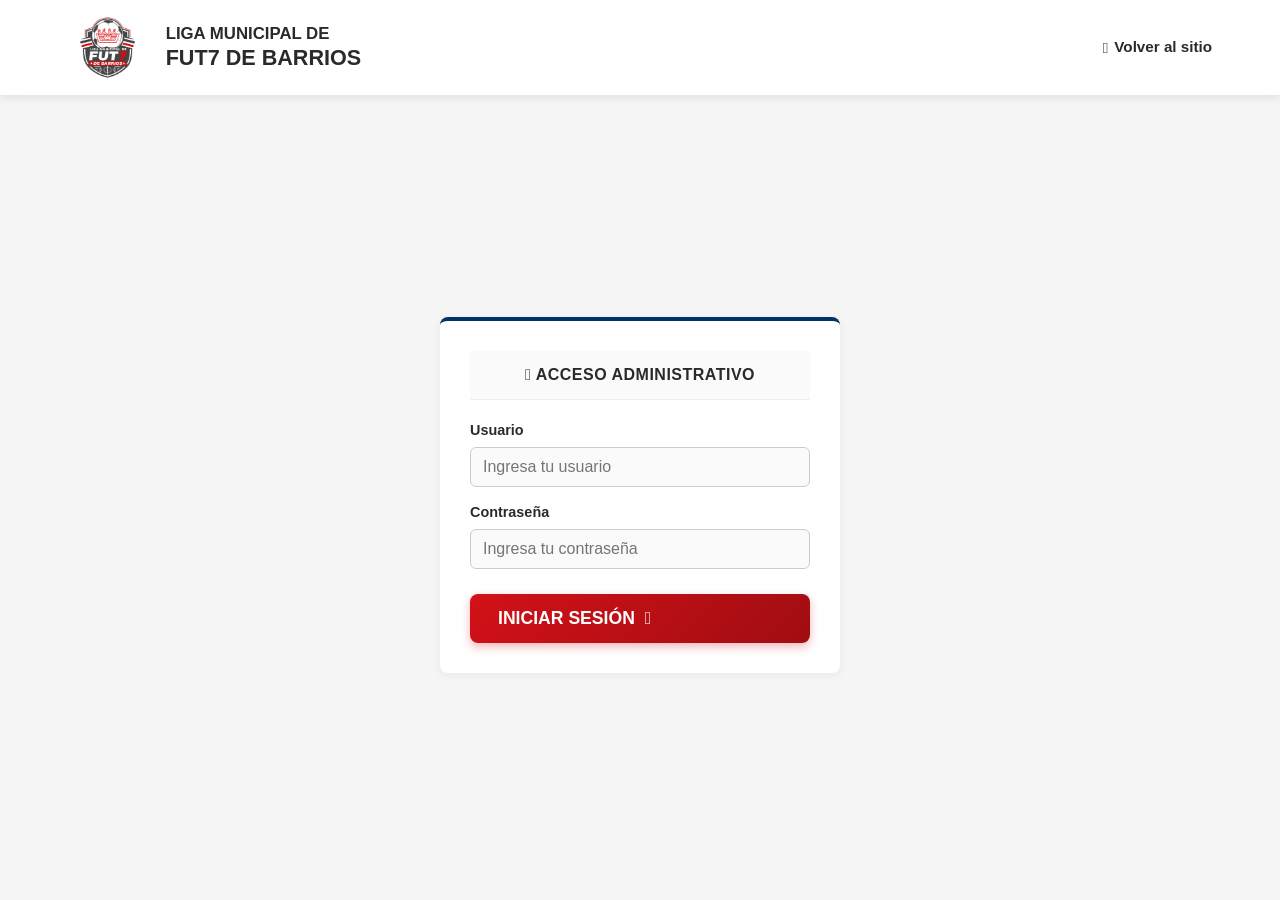
<file: admin-login.html>
<!DOCTYPE html>
<html lang="es-MX">
<head>
    <meta charset="UTF-8">
    <meta name="viewport" content="width=device-width, initial-scale=1.0">
    <title>Login Administrador - Liga Municipal de Fut7</title>
    <link rel="icon" type="image/png" href="logo_liga.png">
    <link rel="stylesheet" href="style.css">
    <link rel="stylesheet" href="https://cdnjs.cloudflare.com/ajax/libs/font-awesome/6.4.0/css/all.min.css">
</head>
<body>
    <header class="navbar">
        <div class="logo-container">
            <img src="logo liga de barrios.PNG" alt="Logo Liga" class="logo-img">
            <h1 class="site-title">Liga Municipal de<br><span>Fut7 de Barrios</span></h1>
        </div>
        <nav class="nav-links">
            <ul>
                <li><a href="index.html"><i class="fas fa-arrow-left"></i> Volver al sitio</a></li>
            </ul>
        </nav>
    </header>

    <main class="login-main">
        <div class="login-card card">
            <h2 class="card-title text-center"><i class="fas fa-lock"></i> Acceso Administrativo</h2>
            <form id="login-form" class="admin-form">
                <div class="form-group">
                    <label for="username">Usuario</label>
                    <input type="text" id="username" name="username" placeholder="Ingresa tu usuario" required>
                </div>
                <div class="form-group">
                    <label for="password">Contraseña</label>
                    <input type="password" id="password" name="password" placeholder="Ingresa tu contraseña" required>
                </div>
                <p id="login-error" class="error-msg" style="display: none;">Usuario o contraseña incorrectos.</p>
                <button type="submit" class="btn-ver-resultados" style="width: 100%; margin-top: 10px;">
                    Iniciar Sesión <i class="fas fa-sign-in-alt"></i>
                </button>
            </form>
        </div>
    </main>

    <script src="admin.js"></script>
</body>
</html>
</file>
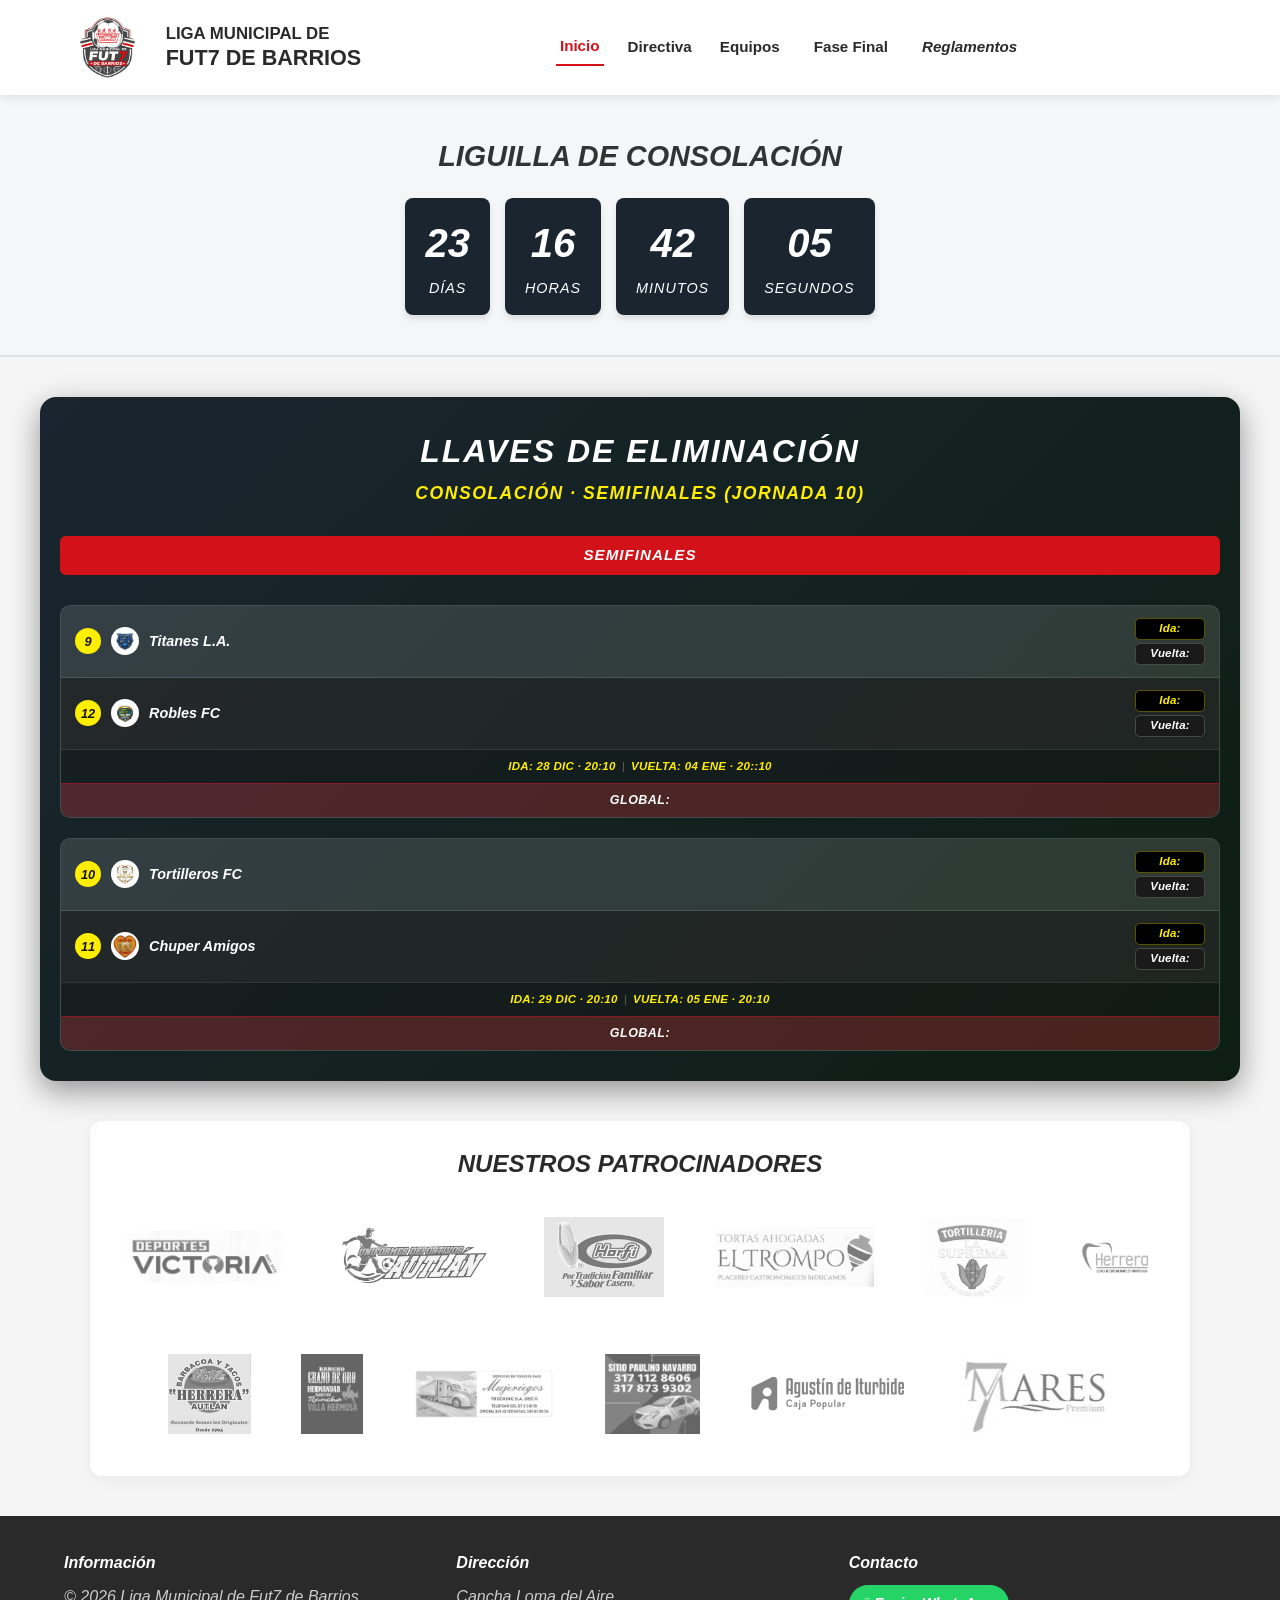
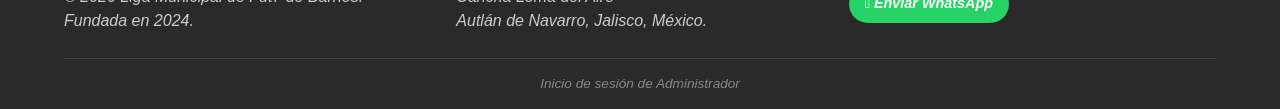
<file: consolacion.html>
<!DOCTYPE html>
<html lang="es-MX">
<head>
    <meta charset="UTF-8">
    <meta name="viewport" content="width=device-width, initial-scale=1.0">
    <title>Liga Municipal de Fut7 de Barrios</title>
    <link rel="icon" type="image/png" href="logo_liga.png">
    <link rel="stylesheet" href="style.css">
    <link rel="stylesheet" href="https://cdnjs.cloudflare.com/ajax/libs/font-awesome/6.4.0/css/all.min.css">

    <!-- Estilos para la Cuenta Regresiva -->
    <style>
        .countdown-section {
            text-align: center;
            padding: 40px 20px;
            background-color: #f4f6f8;
            border-bottom: 2px solid #e0e0e0;
        }
        .countdown-section h2 {
            margin-bottom: 20px;
            color: #333;
            font-size: 1.8rem;
        }
        .countdown-container {
            display: flex;
            justify-content: center;
            gap: 15px;
            flex-wrap: wrap;
        }
        .time-box {
            background-color: #1a252f; /* Color oscuro, puedes cambiarlo al de tu liga */
            color: #fff;
            padding: 15px 20px;
            border-radius: 8px;
            min-width: 80px;
            box-shadow: 0 4px 6px rgba(0,0,0,0.1);
        }
        .time-box span {
            font-size: 2.5rem;
            font-weight: bold;
            display: block;
        }
        .time-box p {
            margin: 5px 0 0;
            font-size: 0.9rem;
            text-transform: uppercase;
            letter-spacing: 1px;
        }
        .evento-iniciado {
            font-size: 2rem;
            color: #d32f2f;
            font-weight: bold;
        }
    </style>    
</head>
<body>
    <header class="navbar">
        <div class="logo-container">
            <img src="logo liga de barrios.PNG" alt="Logo de la Liga Municipal de Fut7 de Barrios" class="logo-img">
            <h1 class="site-title">Liga Municipal de<br><span>Fut7 de Barrios</span></h1>
        </div>
        <nav class="nav-links" aria-label="Menú principal">
            <ul>
                <li><a href="index.html" class="active">Inicio</a></li>
                <li><a href="directiva.html">Directiva</a></li>
                <li class="dropdown">
                    <a href="#" id="btn-equipos">Equipos <i class=""></i></a>
                    <ul class="dropdown-menu" id="menu-equipos">
                        <li><a href="equipo.html?id=0">Furia Roja</a></li>
                        <li><a href="equipo.html?id=1">7 Mares</a></li>
                        <li><a href="equipo.html?id=2">Titanes L.A.</a></li>
                        <li><a href="equipo.html?id=3">Robles FC</a></li>
                        <li><a href="equipo.html?id=4">Cruz Azul Mezquitán</a></li>
                        <li><a href="equipo.html?id=5">Pansa Brava</a></li>
                        <li><a href="equipo.html?id=6">Diablos Gordos</a></li>
                        <li><a href="equipo.html?id=7">Rayados FC</a></li>
                        <li><a href="equipo.html?id=8">Tortilleros FC</a></li>
                        <li><a href="equipo.html?id=9">Carnicería Villalobos</a></li>
                        <li><a href="equipo.html?id=10">Gordos Belicones</a></li>
                        <li><a href="equipo.html?id=11">JR Transmisiones</a></li>
                        <li><a href="equipo.html?id=12">Chuper Amigos</a></li>
                        <li><a href="equipo.html?id=13">Jalisco FC</a></li>
                    </ul>
                </li>
                <li class="dropdown">
                    <a href="#" id="btn-fase-final">Fase Final <i class=""</i></a>
                    <ul class="dropdown-menu" id="menu-fase-final">
                        <li><a href="liguilla.html">Liguilla</a></li>
                        <li><a href="consolacion.html">Consolación</a></li>
                    </ul>
                </li>
                <li><a href="reglamentos.html">Reglamentos</a></li>
            </ul>
        </nav>
    </header>
    <Main>
         
        <!-- SECCIÓN DE CUENTA REGRESIVA -->
        <section class="countdown-section">
            <h2>LIGUILLA DE CONSOLACIÓN</h2>
            <div id="countdown" class="countdown-container">
                <div class="time-box"><span id="days">00</span><p>Días</p></div>
                <div class="time-box"><span id="hours">00</span><p>Horas</p></div>
                <div class="time-box"><span id="minutes">00</span><p>Minutos</p></div>
                <div class="time-box"><span id="seconds">00</span><p>Segundos</p></div>
            </div>
        </section>

        <!-- SECCIÓN DE LLAVES DE ELIMINACIÓN - CONSOLACIÓN -->
<section class="bracket-section">
    <h2 class="bracket-title">Llaves de Eliminación</h2>
    <p class="bracket-subtitle">Consolación · Semifinales (Jornada 10)</p>
    
    <div class="bracket-container">
        <!-- Columna de Semifinales -->
        <div class="bracket-round">
            <h3 class="round-title">Semifinales</h3>
            
            <!-- Semifinal 1 -->
            <div class="matchup">
                <div class="team-slot team-top">
                    <span class="seed">9</span>
                    <img src="assets/logos/Titanes.png" alt="Equipo 1" class="bracket-logo" onerror="this.style.display='none'">
                    <span class="bracket-team-name">Titanes L.A.</span>
                    <div class="score-pair">
                        <span class="score-id">Ida: </span>
                        <span class="score-vu">Vuelta: </span>
                    </div>
                </div>
                <div class="team-slot team-bottom">
                    <span class="seed">12</span>
                    <img src="assets/logos/Robles.png" alt="Equipo 4" class="bracket-logo" onerror="this.style.display='none'">
                    <span class="bracket-team-name">Robles FC</span>
                    <div class="score-pair">
                        <span class="score-id">Ida: </span>
                        <span class="score-vu">Vuelta: </span>
                    </div>
                </div>
                <div class="matchup-date">
                    <span>Ida: 28 Dic · 20:10</span>
                    <span class="date-sep">|</span>
                    <span>Vuelta: 04 Ene · 20::10</span>
                </div>
                <div class="matchup-aggregate">
                    <span>Global: </span>
                </div>
            </div>

            <!-- Semifinal 2 -->
            <div class="matchup">
                <div class="team-slot team-top">
                    <span class="seed">10</span>
                    <img src="assets/logos/Tortilleros.png" alt="Equipo 2" class="bracket-logo" onerror="this.style.display='none'">
                    <span class="bracket-team-name">Tortilleros FC</span>
                    <div class="score-pair">
                        <span class="score-id">Ida: </span>
                        <span class="score-vu">Vuelta: </span>
                    </div>
                </div>
                <div class="team-slot team-bottom">
                    <span class="seed">11</span>
                    <img src="assets/logos/chuperamigos.png" alt="Equipo 3" class="bracket-logo" onerror="this.style.display='none'">
                    <span class="bracket-team-name">Chuper Amigos</span>
                    <div class="score-pair">
                        <span class="score-id">Ida: </span>
                        <span class="score-vu">Vuelta: </span>
                    </div>
                </div>
                <div class="matchup-date">
                    <span>Ida: 29 Dic · 20:10</span>
                    <span class="date-sep">|</span>
                    <span>Vuelta: 05 Ene · 20:10</span>
                </div>
                <div class="matchup-aggregate">
                   <span>Global: </span>
                </div>
            </div>
        </div>

        <!-- Columna de la Gran Final 
        <div class="bracket-round bracket-round-future">
            <h3 class="round-title">Gran Final · Partido Único</h3>
            
            <div class="matchup matchup-future">
                <div class="team-slot team-top">
                    <span class="bracket-team-name tbd">Gordos Belicones</span>
                    <div class="score-pair score-pair-single">
                        <span class="score-single tbd-score">-</span>
                    </div>
                </div>
                <div class="team-slot team-bottom">
                    <span class="bracket-team-name tbd">JR Transmisiones</span>
                    <div class="score-pair score-pair-single">
                        <span class="score-single tbd-score">-</span>
                    </div>
                </div>
                <div class="matchup-date matchup-date-future">
                    <i class="fas fa-calendar-alt"></i>
                    <span>Final: Por definir</span>
                </div>
                <div class="matchup-note">
                    <i class="fas fa-info-circle"></i>
                    <span>Partido único · En caso de empate se define en penales</span>
                </div>
            </div>
-->
            <!-- Trofeo del Campeón de Consolación 
            <div class="champion-trophy">
                <div class="trophy-icon">
                    <i class="fas fa-trophy"></i>
                </div>
                <p class="trophy-text">Campeón</p>
                <p class="trophy-subtext">Consolación</p>
            </div>
        </div>
    </div>
    -->
</section>
            
        <!-- SECCIÓN DE PATROCINADORES -->
        <section class="sponsors-section">
            <h2 class="sponsors-title">Nuestros Patrocinadores</h2>
            <div class="sponsors-grid">
                <div class="sponsor-card">
                    <img src="assets/patrocinadores/deportesvictoria.png" alt="Deportes Victoria="Deportes Victoria" onerror="this.src='https://via.placeholder.com/200x100?text=Cultura+Fit'">
                </div>
                <div class="sponsor-card">
                    <img src="assets/patrocinadores/uda.jpg" alt="Uniformes Deportivos Autlán" title="Uniformes Deportivos Autlán" onerror="this.src='https://via.placeholder.com/200x100?text=Uniformes+Autl%C3%A1n'">
                </div>
                <div class="sponsor-card">
                    <img src="assets/patrocinadores/horfi.png" alt="Horfi" title="Horfi" onerror="this.src='https://via.placeholder.com/200x100?text=Tu+Marca+Aquí'">
                </div>
                <div class="sponsor-card">
                    <img src="assets/patrocinadores/el trompo.png" alt="El trompo" title="Tortas Ahogadas el Trompo" onerror="this.src='https://via.placeholder.com/200x100?text=Tu+Marca+Aquí'">
                </div>
                <div class="sponsor-card">
                    <img src="assets/patrocinadores/la suprema.jpg" alt="La Suprema" title="Tortilleria La Suprema" onerror="this.src='https://via.placeholder.com/200x100?text=Tu+Marca+Aquí'">
                </div>
                <div class="sponsor-card">
                    <img src="assets/patrocinadores/Herrera.png" alt="Clinica Dental Herrera" title="Clinica Dental Herrera" onerror="this.src='https://via.placeholder.com/200x100?text=Tu+Marca+Aquí'">
                </div>
                <div class="sponsor-card">
                    <img src="assets/patrocinadores/Barbacoa Herrera.jpeg" alt="Tacos Herrera" title="Tacos Herrera" onerror="this.src='https://via.placeholder.com/200x100?text=Tu+Marca+Aquí'">
                </div>
                <div class="sponsor-card">
                    <img src="assets/patrocinadores/grano de oro.jpeg" alt="Grano de Oro" title="Grano de Oro" onerror="this.src='https://via.placeholder.com/200x100?text=Tu+Marca+Aquí'">
                </div>
                 <div class="sponsor-card">
                    <img src="assets/patrocinadores/mujeriegos.jpeg" alt="Mujeriegos Trucking" title="Mujeriegos Trucking" onerror="this.src='https://via.placeholder.com/200x100?text=Tu+Marca+Aquí'">
                </div>
                <div class="sponsor-card">
                    <img src="assets/patrocinadores/sitios paulino navarrro.png" alt="Taxis Paulino Navarro" title="Taxis Paulino Navarro" onerror="this.src='https://via.placeholder.com/200x100?text=Tu+Marca+Aquí'">
                </div>
                <div class="sponsor-card">
                    <img src="assets/patrocinadores/cp iturbide.png" alt="Caja Popular Iturbide" title="Caja Popular Iturbide" onerror="this.src='https://via.placeholder.com/200x100?text=Tu+Marca+Aquí'">
                </div>
                <div class="sponsor-card">
                    <img src="assets/patrocinadores/7_Mares.jpg" alt="7 Mares" title="7 Mares" onerror="this.src='https://via.placeholder.com/200x100?text=Tu+Marca+Aquí'">
                </div>
            </div>
        </section>
        <footer class="site-footer">
        <div class="footer-grid">
            <div class="footer-col">
                <h4>Información</h4>
                <p>&copy; 2026 Liga Municipal de Fut7 de Barrios.</p>
                <p>Fundada en 2024.</p>
            </div>
            <div class="footer-col">
                <h4>Dirección</h4>
                <p>Cancha Loma del Aire</p>
                <p>Autlán de Navarro, Jalisco, México.</p>
            </div>
            <div class="footer-col contact-col">
                <h4>Contacto</h4>
                <a href="https://wa.me/5213171078158" target="_blank" rel="noopener noreferrer" class="btn-whatsapp">
                    <i class="fab fa-whatsapp"></i> Enviar WhatsApp
                </a>
            </div>
        </div>
        <div class="footer-bottom">
            <a href="/admin-login.html">Inicio de sesión de Administrador</a>
        </div>
    </footer>
    </Main>
    <script src="app.js"></script>

     <!-- SCRIPT DE LA CUENTA REGRESIVA -->
    <script>
        // Configura la fecha: 14 de diciembre de 2026 a las 20:00:00 (8:00 PM)
        const countDownDate = new Date("Dec 28, 2026 20:10:00").getTime();

        // Actualiza la cuenta regresiva cada 1 segundo
        const x = setInterval(function() {
            // Obtener la fecha y hora actual
            const now = new Date().getTime();

            // Encontrar la distancia entre ahora y la fecha establecida
            const distance = countDownDate - now;

            // Cálculos de tiempo para días, horas, minutos y segundos
            const days = Math.floor(distance / (1000 * 60 * 60 * 24));
            const hours = Math.floor((distance % (1000 * 60 * 60 * 24)) / (1000 * 60 * 60));
            const minutes = Math.floor((distance % (1000 * 60 * 60)) / (1000 * 60));
            const seconds = Math.floor((distance % (1000 * 60)) / 1000);

            // Mostrar el resultado con ceros a la izquierda si es menor a 10
            document.getElementById("days").innerHTML = days < 10 ? "0" + days : days;
            document.getElementById("hours").innerHTML = hours < 10 ? "0" + hours : hours;
            document.getElementById("minutes").innerHTML = minutes < 10 ? "0" + minutes : minutes;
            document.getElementById("seconds").innerHTML = seconds < 10 ? "0" + seconds : seconds;

            // Si la cuenta regresiva termina, mostrar un mensaje
            if (distance < 0) {
                clearInterval(x);
                document.getElementById("countdown").innerHTML = "<div class='evento-iniciado'>¡EL EVENTO HA COMENZADO!</div>";
            }
        }, 1000);
    </script>
</body>
</html>
</file>
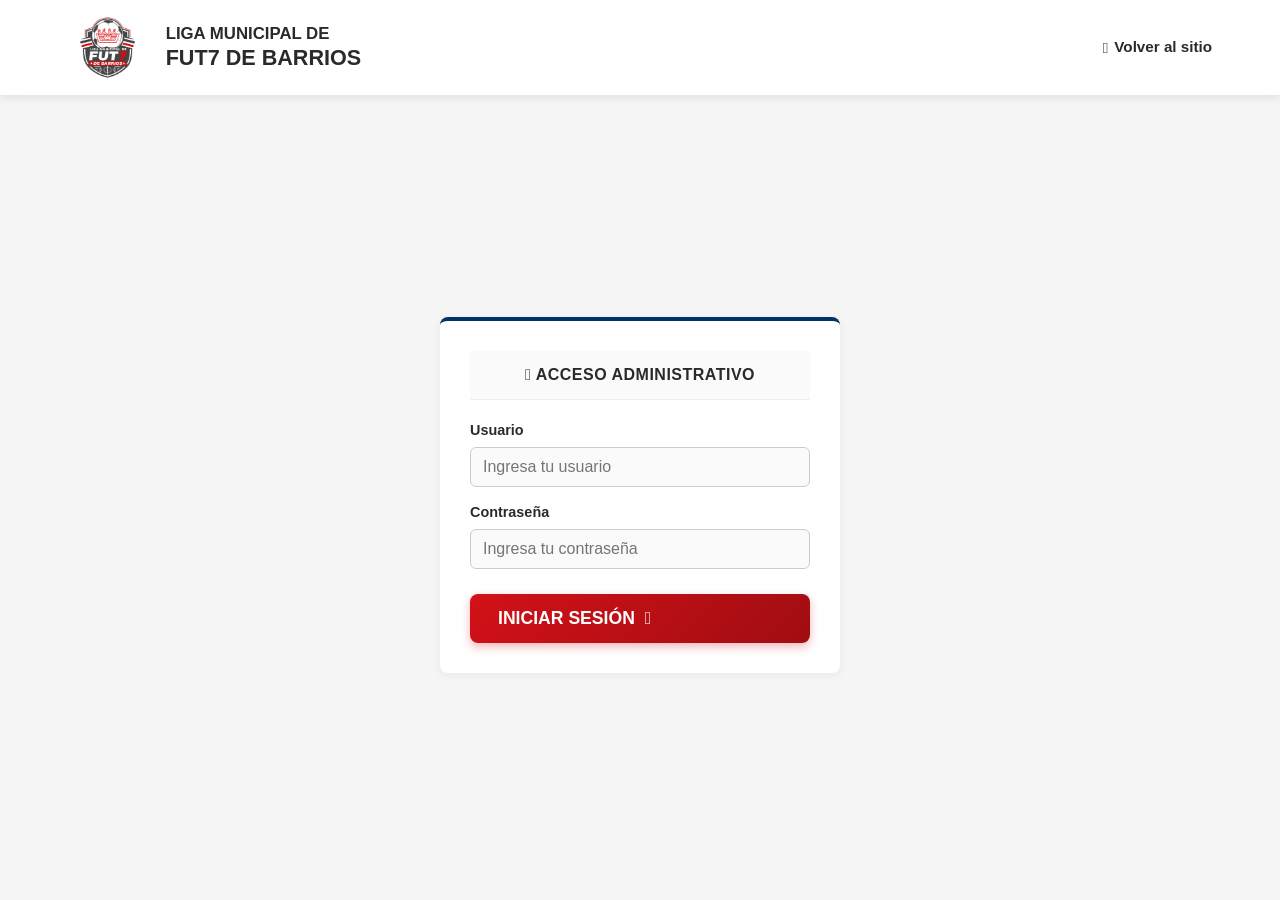
<file: dashboard.html>
<!DOCTYPE html>
<html lang="es-MX">
<head>
    <meta charset="UTF-8">
    <meta name="viewport" content="width=device-width, initial-scale=1.0">
    <title>Dashboard - Liga Municipal de Fut7</title>
    <link rel="icon" type="image/png" href="logo_liga.png">
    <link rel="stylesheet" href="style.css">
    <link rel="stylesheet" href="https://cdnjs.cloudflare.com/ajax/libs/font-awesome/6.4.0/css/all.min.css">
</head>
<body id="dashboard-body" style="display: none;"> <!-- Se oculta hasta validar sesión -->
    <header class="navbar">
        <div class="logo-container">
            <img src="logo liga de barrios.PNG" alt="Logo Liga" class="logo-img">
            <h1 class="site-title">Panel de Administración<br><span>Fut7 de Barrios</span></h1>
        </div>
        <nav class="nav-links">
            <ul>
                <li><a href="index.html" target="_blank"><i class="fas fa-external-link-alt"></i> Ver Sitio</a></li>
                <li><a href="#" id="btn-logout" style="color: var(--color-rojo);"><i class="fas fa-sign-out-alt"></i> Cerrar Sesión</a></li>
            </ul>
        </nav>
    </header>

    <main class="dashboard-container">
        <div class="card dashboard-card">
            <h2 class="card-title"><i class="fas fa-pen-square"></i> Registrar Resultado de Partido</h2>
            <form id="form-resultados" class="admin-form dashboard-form">
                <div class="form-row">
                    <div class="form-group">
                        <label for="jornada">Jornada</label>
                        <select id="jornada" required>
                            <option value="">Selecciona Jornada...</option>
                            <option value="J11">Jornada 11</option>
                            <option value="J12">Jornada 12</option>
                            <option value="J13">Jornada 13</option>
                            <option value="LIG">Liguilla</option>
                        </select>
                    </div>
                    <div class="form-group">
                        <label for="fecha">Fecha y Hora</label>
                        <input type="datetime-local" id="fecha" required>
                    </div>
                </div>

                <div class="form-match-row">
                    <!-- Equipo Local -->
                    <div class="form-team-col">
                        <label for="equipo-local">Equipo Local</label>
                        <select id="equipo-local" required>
                            <option value="">Seleccionar...</option>
                            <option value="0">Furia Roja</option>
                            <option value="1">7 Mares</option>
                            <option value="2">Titanes L.A.</option>
                            <!-- Agrega el resto de los equipos -->
                        </select>
                        <input type="number" id="goles-local" placeholder="Goles" min="0" required>
                    </div>
                    
                    <div class="vs-divider">VS</div>

                    <!-- Equipo Visita -->
                    <div class="form-team-col">
                        <label for="equipo-visita">Equipo Visita</label>
                        <select id="equipo-visita" required>
                            <option value="">Seleccionar...</option>
                            <option value="0">Furia Roja</option>
                            <option value="1">7 Mares</option>
                            <option value="2">Titanes L.A.</option>
                            <!-- Agrega el resto de los equipos -->
                        </select>
                        <input type="number" id="goles-visita" placeholder="Goles" min="0" required>
                    </div>
                </div>

                <div class="form-group checkbox-group">
                    <input type="checkbox" id="partido-default">
                    <label for="partido-default">Partido ganado por default / ausencia</label>
                </div>

                <button type="submit" class="btn-ver-resultados"><i class="fas fa-save"></i> Guardar Resultado</button>
            </form>
        </div>
    </main>

    <script src="admin.js"></script>
</body>
</html>
</file>
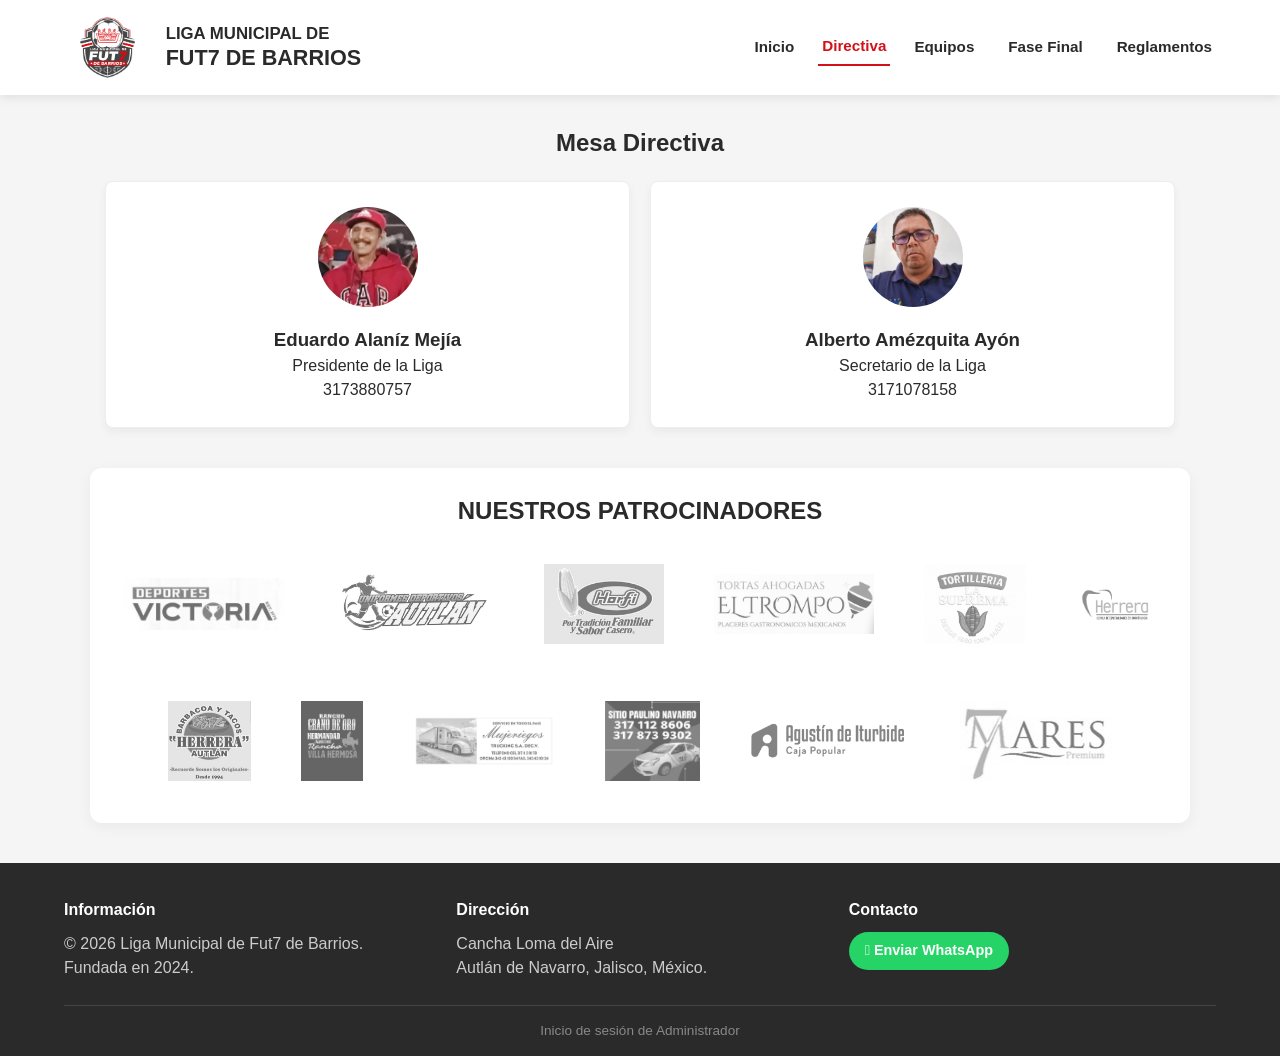
<file: directiva.html>
<!DOCTYPE html>
<html lang="es-MX">
<head>
    <meta charset="UTF-8">
    <meta name="viewport" content="width=device-width, initial-scale=1.0">
    <title>Directiva - Liga Municipal de Fut7 de Barrios</title>
    <link rel="icon" type="image/png" href="logo_liga.png">
    <link rel="stylesheet" href="style.css">
    <link rel="stylesheet" href="https://cdnjs.cloudflare.com/ajax/libs/font-awesome/6.4.0/css/all.min.css">
</head>
<body>
    <header class="navbar">
        <div class="logo-container">
            <img src="logo liga de barrios.PNG" alt="Logo de la Liga Municipal de Fut7 de Barrios" class="logo-img">
            <h1 class="site-title">Liga Municipal de<br><span>Fut7 de Barrios</span></h1>
        </div>
        <nav class="nav-links" aria-label="Menú principal">
            <ul>
                <li><a href="index.html">Inicio</a></li>
                <li><a href="directiva.html" class="active">Directiva</a></li>
                <li class="dropdown">
                    <a href="#" id="btn-equipos">Equipos <i class=""></i></a>
                    <ul class="dropdown-menu" id="menu-equipos">
                        <li><a href="equipo.html?id=0">Furia Roja</a></li>
                        <li><a href="equipo.html?id=1">7 Mares</a></li>
                        <li><a href="equipo.html?id=2">Titanes L.A.</a></li>
                        <li><a href="equipo.html?id=3">Robles FC</a></li>
                        <li><a href="equipo.html?id=4">Cruz Azul Mezquitán</a></li>
                        <li><a href="equipo.html?id=5">Pansa Brava</a></li>
                        <li><a href="equipo.html?id=6">Diablos Gordos</a></li>
                        <li><a href="equipo.html?id=7">Rayados FC</a></li>
                        <li><a href="equipo.html?id=8">Tortilleros FC</a></li>
                        <li><a href="equipo.html?id=9">Carnicería Villalobos</a></li>
                        <li><a href="equipo.html?id=10">Gordos Belicones</a></li>
                        <li><a href="equipo.html?id=11">JR Transmisiones</a></li>
                        <li><a href="equipo.html?id=12">Chuper Amigos</a></li>
                        <li><a href="equipo.html?id=13">Jalisco FC</a></li>
                    </ul>
                </li>
                <!-- NUEVO MENÚ FASE FINAL CORREGIDO -->
                <li class="dropdown">
                    <a href="#" id="btn-fase-final">Fase Final <i class=""></i></a>
                    <ul class="dropdown-menu" id="menu-fase-final">
                        <li><a href="liguilla.html">Liguilla</a></li>
                        <li><a href="consolacion.html">Consolación</a></li>
                    </ul>
                </li>
                <li><a href="reglamentos.html">Reglamentos</a></li>
            </ul>
        </nav>
    </header>
    <main>
        <section class="directiva-container">
            <h2 class="section-title">Mesa Directiva</h2>
            <div class="directiva-grid">
                <div class="directiva-card">
                    <img src="assets/presi.png" alt="Presidente" class="directiva-img" onerror="this.src='https://via.placeholder.com/150'">
                    <h3>Eduardo Alaníz Mejía</h3>
                    <p class="cargo">Presidente de la Liga</p>
                    <p class="contacto-miembro"><i class=""></i> 3173880757</p>
                </div>
                <div class="directiva-card">
                    <img src="assets/vice.jpeg" alt="Secretario" class="directiva-img" onerror="this.src='https://via.placeholder.com/150'">
                    <h3>Alberto Amézquita Ayón</h3>
                    <p class="cargo">Secretario de la Liga</p>
                    <p class="contacto-miembro"><i class=""></i> 3171078158</p>
                </div>
            </div>
        </section>

        <!-- SECCIÓN DE PATROCINADORES -->
        <section class="sponsors-section">
            <h2 class="sponsors-title">Nuestros Patrocinadores</h2>
            <div class="sponsors-grid">
                <div class="sponsor-card">
                    <img src="assets/patrocinadores/deportesvictoria.png" alt="Cultura Fit" title="Cultura Fit" onerror="this.src='https://via.placeholder.com/200x100?text=Cultura+Fit'">
                </div>
                <div class="sponsor-card">
                    <img src="assets/patrocinadores/uda.jpg" alt="Uniformes Autlán" title="Uniformes Autlán" onerror="this.src='https://via.placeholder.com/200x100?text=Uniformes+Autl%C3%A1n'">
                </div>
                <div class="sponsor-card">
                    <img src="assets/patrocinadores/horfi.png" alt="Patrocinador 3" title="Tu Marca Aquí" onerror="this.src='https://via.placeholder.com/200x100?text=Tu+Marca+Aquí'">
                </div>
                <div class="sponsor-card">
                    <img src="assets/patrocinadores/el trompo.png" alt="Patrocinador 4" title="Tu Marca Aquí" onerror="this.src='https://via.placeholder.com/200x100?text=Tu+Marca+Aquí'">
                </div>
                <div class="sponsor-card">
                    <img src="assets/patrocinadores/la suprema.jpg" alt="La Suprema" title="Tortilleria La Suprema" onerror="this.src='https://via.placeholder.com/200x100?text=Tu+Marca+Aquí'">
                </div>
                <div class="sponsor-card">
                    <img src="assets/patrocinadores/Herrera.png" alt="Clinica Dental Herrera" title="Clinica Dental Herrera" onerror="this.src='https://via.placeholder.com/200x100?text=Tu+Marca+Aquí'">
                </div>
                <div class="sponsor-card">
                    <img src="assets/patrocinadores/Barbacoa Herrera.jpeg" alt="Tacos Herrera" title="Tacos Herrera" onerror="this.src='https://via.placeholder.com/200x100?text=Tu+Marca+Aquí'">
                </div>
                <div class="sponsor-card">
                    <img src="assets/patrocinadores/grano de oro.jpeg" alt="Grano de Oro" title="Grano de Oro" onerror="this.src='https://via.placeholder.com/200x100?text=Tu+Marca+Aquí'">
                </div>
                 <div class="sponsor-card">
                    <img src="assets/patrocinadores/mujeriegos.jpeg" alt="Mujeriegos Trucking" title="Mujeriegos Trucking" onerror="this.src='https://via.placeholder.com/200x100?text=Tu+Marca+Aquí'">
                </div>
                <div class="sponsor-card">
                    <img src="assets/patrocinadores/sitios paulino navarrro.png" alt="Taxis Paulino Navarro" title="Taxis Paulino Navarro" onerror="this.src='https://via.placeholder.com/200x100?text=Tu+Marca+Aquí'">
                </div>
                <div class="sponsor-card">
                    <img src="assets/patrocinadores/cp iturbide.png" alt="Caja Popular Iturbide" title="Caja Popular Iturbide" onerror="this.src='https://via.placeholder.com/200x100?text=Tu+Marca+Aquí'">
                </div>
                <div class="sponsor-card">
                    <img src="assets/patrocinadores/7_Mares.jpg" alt="7 Mares" title="7 Mares" onerror="this.src='https://via.placeholder.com/200x100?text=Tu+Marca+Aquí'">
                </div>
            </div>
        </section>
    </main>
    <footer class="site-footer">
        <div class="footer-grid">
            <div class="footer-col">
                <h4>Información</h4>
                <p>&copy; 2026 Liga Municipal de Fut7 de Barrios.</p>
                <p>Fundada en 2024.</p>
            </div>
            <div class="footer-col">
                <h4>Dirección</h4>
                <p>Cancha Loma del Aire</p>
                <p>Autlán de Navarro, Jalisco, México.</p>
            </div>
            <div class="footer-col contact-col">
                <h4>Contacto</h4>
                <a href="https://wa.me/5213171078158" target="_blank" rel="noopener noreferrer" class="btn-whatsapp">
                    <i class="fab fa-whatsapp"></i> Enviar WhatsApp
                </a>
            </div>
        </div>
        <div class="footer-bottom">
            <a href="/admin-login.html">Inicio de sesión de Administrador</a>
        </div>
    </footer>
    <script src="app.js"></script>
</body>
</html>
</file>
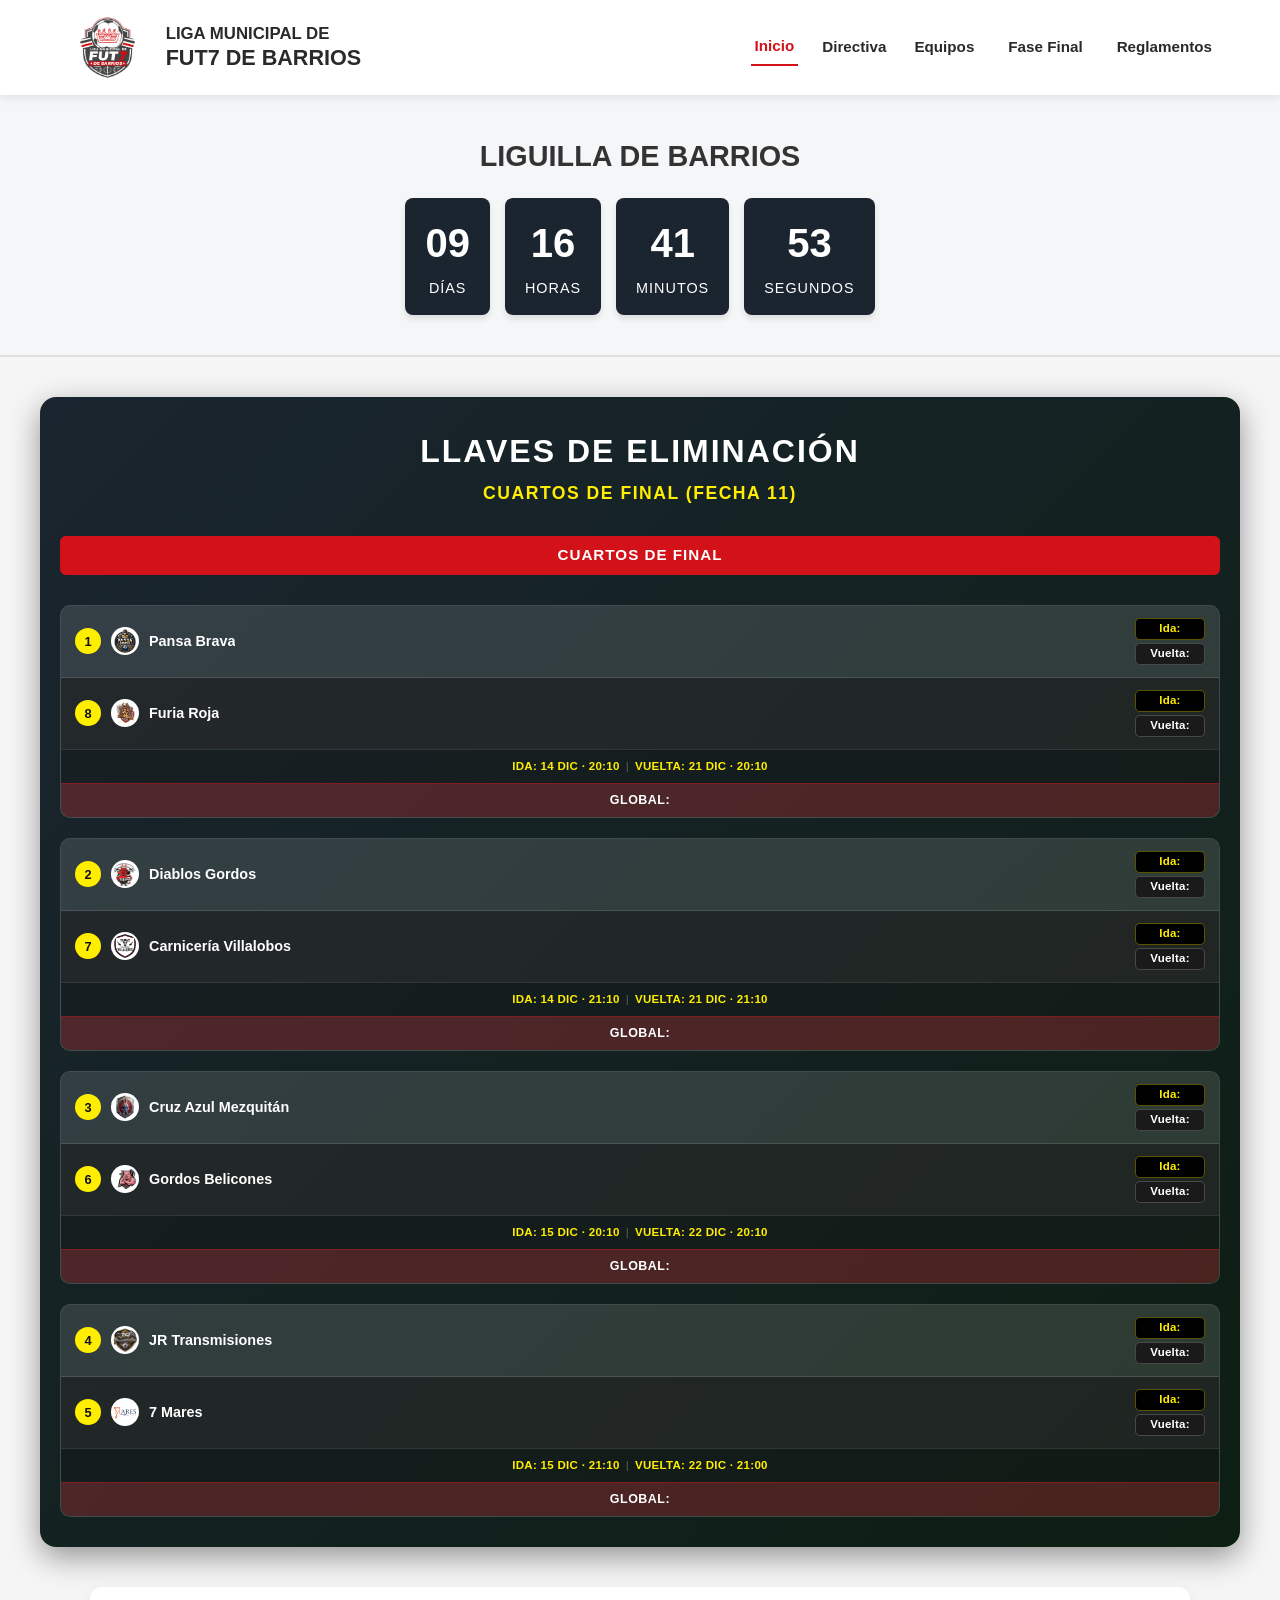
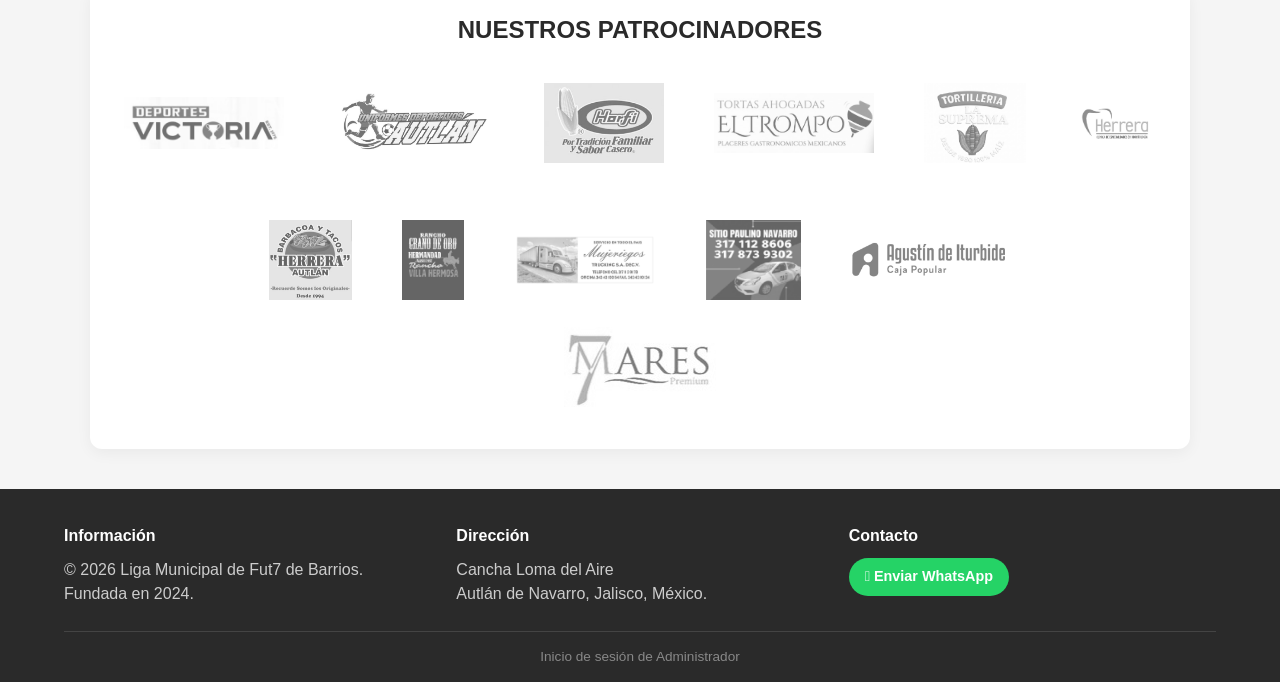
<file: liguilla.html>
<!DOCTYPE html>
<html lang="es-MX">
<head>
    <meta charset="UTF-8">
    <meta name="viewport" content="width=device-width, initial-scale=1.0">
    <title>Liga Municipal de Fut7 de Barrios</title>
    <link rel="icon" type="image/png" href="logo_liga.png">
    <link rel="stylesheet" href="style.css">
    <link rel="stylesheet" href="https://cdnjs.cloudflare.com/ajax/libs/font-awesome/6.4.0/css/all.min.css">
    
    <!-- Estilos para la Cuenta Regresiva -->
    <style>
        .countdown-section {
            text-align: center;
            padding: 40px 20px;
            background-color: #f4f6f8;
            border-bottom: 2px solid #e0e0e0;
        }
        .countdown-section h2 {
            margin-bottom: 20px;
            color: #333;
            font-size: 1.8rem;
        }
        .countdown-container {
            display: flex;
            justify-content: center;
            gap: 15px;
            flex-wrap: wrap;
        }
        .time-box {
            background-color: #1a252f; /* Color oscuro, puedes cambiarlo al de tu liga */
            color: #fff;
            padding: 15px 20px;
            border-radius: 8px;
            min-width: 80px;
            box-shadow: 0 4px 6px rgba(0,0,0,0.1);
        }
        .time-box span {
            font-size: 2.5rem;
            font-weight: bold;
            display: block;
        }
        .time-box p {
            margin: 5px 0 0;
            font-size: 0.9rem;
            text-transform: uppercase;
            letter-spacing: 1px;
        }
        .evento-iniciado {
            font-size: 2rem;
            color: #d32f2f;
            font-weight: bold;
        }
    </style>
</head>
<body>
    <header class="navbar">
        <div class="logo-container">
            <img src="logo liga de barrios.PNG" alt="Logo de la Liga Municipal de Fut7 de Barrios" class="logo-img">
            <h1 class="site-title">Liga Municipal de<br><span>Fut7 de Barrios</span></h1>
        </div>
        <nav class="nav-links" aria-label="Menú principal">
            <ul>
                <li><a href="index.html" class="active">Inicio</a></li>
                <li><a href="directiva.html">Directiva</a></li>
                <li class="dropdown">
                    <a href="#" id="btn-equipos">Equipos <i class=""></i></a>
                    <ul class="dropdown-menu" id="menu-equipos">
                        <li><a href="equipo.html?id=0">Furia Roja</a></li>
                        <li><a href="equipo.html?id=1">7 Mares</a></li>
                        <li><a href="equipo.html?id=2">Titanes L.A.</a></li>
                        <li><a href="equipo.html?id=3">Robles FC</a></li>
                        <li><a href="equipo.html?id=4">Cruz Azul Mezquitán</a></li>
                        <li><a href="equipo.html?id=5">Pansa Brava</a></li>
                        <li><a href="equipo.html?id=6">Diablos Gordos</a></li>
                        <li><a href="equipo.html?id=7">Rayados FC</a></li>
                        <li><a href="equipo.html?id=8">Tortilleros FC</a></li>
                        <li><a href="equipo.html?id=9">Carnicería Villalobos</a></li>
                        <li><a href="equipo.html?id=10">Gordos Belicones</a></li>
                        <li><a href="equipo.html?id=11">JR Transmisiones</a></li>
                        <li><a href="equipo.html?id=12">Chuper Amigos</a></li>
                        <li><a href="equipo.html?id=13">Jalisco FC</a></li>
                    </ul>
                </li>
                <li class="dropdown">
                    <a href="#" id="btn-fase-final">Fase Final <i class=""></i></a>
                    <ul class="dropdown-menu" id="menu-fase-final">
                        <li><a href="liguilla.html">Liguilla</a></li>
                        <li><a href="consolacion.html">Consolación</a></li>
                    </ul>
                </li>
                <li><a href="reglamentos.html">Reglamentos</a></li>
            </ul>
        </nav>
    </header>
    <main>
        <!-- SECCIÓN DE CUENTA REGRESIVA -->
        <section class="countdown-section">
            <h2>LIGUILLA DE BARRIOS</h2>
            <div id="countdown" class="countdown-container">
                <div class="time-box"><span id="days">00</span><p>Días</p></div>
                <div class="time-box"><span id="hours">00</span><p>Horas</p></div>
                <div class="time-box"><span id="minutes">00</span><p>Minutos</p></div>
                <div class="time-box"><span id="seconds">00</span><p>Segundos</p></div>
            </div>
        </section>

    <!-- SECCIÓN DE LLAVES DE ELIMINACIÓN - CUARTOS DE FINAL -->
<section class="bracket-section">
    <h2 class="bracket-title">Llaves de Eliminación</h2>
    <p class="bracket-subtitle">Cuartos de Final  (Fecha 11)</p>
    
    <div class="bracket-container">
        <!-- Columna de Cuartos de Final -->
        <div class="bracket-round">
            <h3 class="round-title">Cuartos de Final</h3>
            
            <!-- Enfrentamiento 1: 1 vs 8 -->
            <div class="matchup">
                <div class="team-slot team-top">
                    <span class="seed">1</span>
                    <img src="assets/logos/Pansa_Brava.png" alt="Equipo 1" class="bracket-logo" onerror="this.style.display='none'">
                    <span class="bracket-team-name">Pansa Brava</span>
                    <div class="score-pair">
                        <span class="score-id">Ida: </span>
                        <span class="score-vu">Vuelta: </span>
                    </div>
                </div>
                <div class="team-slot team-bottom">
                    <span class="seed">8</span>
                    <img src="assets/logos/Furia_Roja.png" alt="Equipo 8" class="bracket-logo" onerror="this.style.display='none'">
                    <span class="bracket-team-name">Furia Roja</span>
                    <div class="score-pair">
                        <span class="score-id">Ida: </span>
                        <span class="score-vu">Vuelta: </span>
                    </div>
                </div>
                <div class="matchup-date">
                    <span>Ida: 14 Dic · 20:10</span>
                    <span class="date-sep">|</span>
                    <span>Vuelta: 21 Dic · 20:10</span>
                </div>
                <div class="matchup-aggregate">
                    <span>Global: </span>
                </div>
            </div>

            <!-- Enfrentamiento 2: 2 vs 7 -->
            <div class="matchup">
                <div class="team-slot team-top">
                    <span class="seed">2</span>
                    <img src="assets/logos/Diablos_Gordos.png" alt="Equipo 2" class="bracket-logo" onerror="this.style.display='none'">
                    <span class="bracket-team-name">Diablos Gordos</span>
                    <div class="score-pair">
                        <span class="score-id">Ida: </span>
                        <span class="score-vu">Vuelta: </span>
                    </div>
                </div>
                <div class="team-slot team-bottom">
                    <span class="seed">7</span>
                    <img src="assets/logos/villalobos.png" alt="Equipo 7" class="bracket-logo" onerror="this.style.display='none'">
                    <span class="bracket-team-name">Carnicería Villalobos</span>
                    <div class="score-pair">
                        <span class="score-id">Ida: </span>
                        <span class="score-vu">Vuelta: </span>
                    </div>
                </div>
                <div class="matchup-date">
                    <span>Ida: 14 Dic · 21:10</span>
                    <span class="date-sep">|</span>
                    <span>Vuelta: 21 Dic · 21:10</span>
                </div>
                <div class="matchup-aggregate">
                    <span>Global:</span>
                </div>
            </div>

            <!-- Enfrentamiento 3: 3 vs 6 -->
            <div class="matchup">
                <div class="team-slot team-top">
                    <span class="seed">3</span>
                    <img src="assets/logos/Cruz_Azul_mezquitan.png" alt="Equipo 3" class="bracket-logo" onerror="this.style.display='none'">
                    <span class="bracket-team-name">Cruz Azul Mezquitán</span>
                    <div class="score-pair">
                        <span class="score-id">Ida: </span>
                        <span class="score-vu">Vuelta: </span>
                    </div>
                </div>
                <div class="team-slot team-bottom">
                    <span class="seed">6</span>
                    <img src="assets/logos/belicones.png" alt="Equipo 6" class="bracket-logo" onerror="this.style.display='none'">
                    <span class="bracket-team-name">Gordos Belicones</span>
                    <div class="score-pair">
                        <span class="score-id">Ida: </span>
                        <span class="score-vu">Vuelta: </span>
                    </div>
                </div>
                <div class="matchup-date">
                    <span>Ida: 15 Dic · 20:10</span>
                    <span class="date-sep">|</span>
                    <span>Vuelta: 22 Dic · 20:10</span>
                </div>
                <div class="matchup-aggregate">
                    <span>Global: </span>
                </div>
            </div>

            <!-- Enfrentamiento 4: 4 vs 5 -->
            <div class="matchup">
                <div class="team-slot team-top">
                    <span class="seed">4</span>
                    <img src="assets/logos/JR Transmisiones.png" alt="Equipo 4" class="bracket-logo" onerror="this.style.display='none'">
                    <span class="bracket-team-name">JR Transmisiones</span>
                    <div class="score-pair">
                        <span class="score-id">Ida: </span>
                        <span class="score-vu">Vuelta: </span>
                    </div>
                </div>
                <div class="team-slot team-bottom">
                    <span class="seed">5</span>
                    <img src="assets/logos/7_Mares.png" alt="Equipo 5" class="bracket-logo" onerror="this.style.display='none'">
                    <span class="bracket-team-name">7 Mares</span>
                    <div class="score-pair">
                        <span class="score-id">Ida: </span>
                        <span class="score-vu">Vuelta: </span>
                    </div>
                </div>
                <div class="matchup-date">
                    <span>Ida: 15 Dic · 21:10</span>
                    <span class="date-sep">|</span>
                    <span>Vuelta: 22 Dic · 21:00</span>
                </div>
                <div class="matchup-aggregate">
                    <span>Global: </span>
                </div>
            </div>
        </div>

        <!-- Columna de Semifinales 
        <div class="bracket-round bracket-round-future">
            <h3 class="round-title">Semifinales · Ida y Vuelta</h3>
            
            <div class="matchup matchup-future">
                <div class="team-slot team-top">
                    <span class="bracket-team-name tbd">Furia Roja</span>
                    <div class="score-pair">
                        <span class="score-id tbd-score">Ida: -</span>
                        <span class="score-vu tbd-score">Vuelta: -</span>
                    </div>
                </div>
                <div class="team-slot team-bottom">
                    <span class="bracket-team-name tbd">Diablos Gordos</span>
                    <div class="score-pair">
                        <span class="score-id tbd-score">Ida: -</span>
                        <span class="score-vu tbd-score">Vuelta: -</span>
                    </div>
                </div>
                <div class="matchup-date matchup-date-future">
                    <i class="fas fa-calendar-alt"></i>
                    <span>Ida: Por definir</span>
                    <span class="date-sep">|</span>
                    <span>Vuelta: Por definir</span>
                </div>
                <div class="matchup-aggregate matchup-aggregate-future">
                    <i class="fas fa-calculator"></i>
                    <span>Global: -</span>
                </div>
            </div>

            <div class="matchup matchup-future">
                <div class="team-slot team-top">
                    <span class="bracket-team-name tbd">Pansa Brava</span>
                    <div class="score-pair">
                        <span class="score-id tbd-score">Ida: -</span>
                        <span class="score-vu tbd-score">Vuelta: -</span>
                    </div>
                </div>
                <div class="team-slot team-bottom">
                    <span class="bracket-team-name tbd">Robles FC</span>
                    <div class="score-pair">
                        <span class="score-id tbd-score">Ida: -</span>
                        <span class="score-vu tbd-score">Vuelta: -</span>
                    </div>
                </div>
                <div class="matchup-date matchup-date-future">
                    <i class="fas fa-calendar-alt"></i>
                    <span>Ida: Por definir</span>
                    <span class="date-sep">|</span>
                    <span>Vuelta: Por definir</span>
                </div>
                <div class="matchup-aggregate matchup-aggregate-future">
                    <i class="fas fa-calculator"></i>
                    <span>Global: -</span>
                </div>
            </div>
        </div>
        -->
        <!-- Columna de Final (Partido Único) 
        <div class="bracket-round bracket-round-future">
            <h3 class="round-title">Gran Final · Partido Único</h3>
            
            <div class="matchup matchup-future">
                <div class="team-slot team-top">
                    <span class="bracket-team-name tbd">Por definir</span>
                    <div class="score-pair score-pair-single">
                        <span class="score-single tbd-score">-</span>
                    </div>
                </div>
                <div class="team-slot team-bottom">
                    <span class="bracket-team-name tbd">Por definir</span>
                    <div class="score-pair score-pair-single">
                        <span class="score-single tbd-score">-</span>
                    </div>
                </div>
                <div class="matchup-date matchup-date-future">
                    <i class="fas fa-calendar-alt"></i>
                    <span>Final: Por definir</span>
                </div>
                <div class="matchup-note">
                    <i class="fas fa-info-circle"></i>
                    <span>Partido único · En caso de empate se define en penales</span>
                </div>
            </div>
-->
            <!-- Trofeo del Campeón 
            <div class="champion-trophy">
                <div class="trophy-icon">
                    <i class="fas fa-trophy"></i>
                </div>
                <p class="trophy-text">Campeón</p>
                <p class="trophy-subtext">Liguilla de Barrios</p>
            </div>
        </div>
    </div>
 -->   
</section> 

        <!-- SECCIÓN DE PATROCINADORES -->
        <section class="sponsors-section">
            <h2 class="sponsors-title">Nuestros Patrocinadores</h2>
            <div class="sponsors-grid">
                <div class="sponsor-card">
                    <img src="assets/patrocinadores/deportesvictoria.png" alt="Deportes Victoria" title="Deportes Victoria" onerror="this.src='https://via.placeholder.com/200x100?text=Deportes+Victoria'">
                </div>
                <div class="sponsor-card">
                    <img src="assets/patrocinadores/uda.jpg" alt="Uniformes Deportivos Autlán" title="Uniformes Deportivos Autlán" onerror="this.src='https://via.placeholder.com/200x100?text=Uniformes+Autl%C3%A1n'">
                </div>
                <div class="sponsor-card">
                    <img src="assets/patrocinadores/horfi.png" alt="Horfi" title="Horfi" onerror="this.src='https://via.placeholder.com/200x100?text=Tu+Marca+Aquí'">
                </div>
                <div class="sponsor-card">
                    <img src="assets/patrocinadores/el trompo.png" alt="El trompo" title="Tortas Ahogadas el Trompo" onerror="this.src='https://via.placeholder.com/200x100?text=Tu+Marca+Aquí'">
                </div>
                <div class="sponsor-card">
                    <img src="assets/patrocinadores/la suprema.jpg" alt="La Suprema" title="Tortilleria La Suprema" onerror="this.src='https://via.placeholder.com/200x100?text=Tu+Marca+Aquí'">
                </div>
                <div class="sponsor-card">
                    <img src="assets/patrocinadores/Herrera.png" alt="Clinica Dental Herrera" title="Clinica Dental Herrera" onerror="this.src='https://via.placeholder.com/200x100?text=Tu+Marca+Aquí'">
                </div>
                <div class="sponsor-card">
                    <img src="assets/patrocinadores/Barbacoa Herrera.jpeg" alt="Tacos Herrera" title="Tacos Herrera" onerror="this.src='https://via.placeholder.com/200x100?text=Tu+Marca+Aquí'">
                </div>
                <div class="sponsor-card">
                    <img src="assets/patrocinadores/grano de oro.jpeg" alt="Grano de Oro" title="Grano de Oro" onerror="this.src='https://via.placeholder.com/200x100?text=Tu+Marca+Aquí'">
                </div>
                 <div class="sponsor-card">
                    <img src="assets/patrocinadores/mujeriegos.jpeg" alt="Mujeriegos Trucking" title="Mujeriegos Trucking" onerror="this.src='https://via.placeholder.com/200x100?text=Tu+Marca+Aquí'">
                </div>
                <div class="sponsor-card">
                    <img src="assets/patrocinadores/sitios paulino navarrro.png" alt="Taxis Paulino Navarro" title="Taxis Paulino Navarro" onerror="this.src='https://via.placeholder.com/200x100?text=Tu+Marca+Aquí'">
                </div>
                <div class="sponsor-card">
                    <img src="assets/patrocinadores/cp iturbide.png" alt="Caja Popular Iturbide" title="Caja Popular Iturbide" onerror="this.src='https://via.placeholder.com/200x100?text=Tu+Marca+Aquí'">
                </div>
                 </div>
                <div class="sponsor-card">
                    <img src="assets/patrocinadores/7_Mares.jpg" alt="7 Mares" title="7 Mares" onerror="this.src='https://via.placeholder.com/200x100?text=Tu+Marca+Aquí'">
                </div>
            </div>
            </div>
        </section>

        <footer class="site-footer">
            <div class="footer-grid">
                <div class="footer-col">
                    <h4>Información</h4>
                    <p>&copy; 2026 Liga Municipal de Fut7 de Barrios.</p>
                    <p>Fundada en 2024.</p>
                </div>
                <div class="footer-col">
                    <h4>Dirección</h4>
                    <p>Cancha Loma del Aire</p>
                    <p>Autlán de Navarro, Jalisco, México.</p>
                </div>
                <div class="footer-col contact-col">
                    <h4>Contacto</h4>
                    <a href="https://wa.me/5213171078158" target="_blank" rel="noopener noreferrer" class="btn-whatsapp">
                        <i class="fab fa-whatsapp"></i> Enviar WhatsApp
                    </a>
                </div>
            </div>
            <div class="footer-bottom">
                <a href="/admin-login.html">Inicio de sesión de Administrador</a>
            </div>
        </footer>
    </main>

    <script src="app.js"></script>

    <!-- SCRIPT DE LA CUENTA REGRESIVA -->
    <script>
        // Configura la fecha: 14 de diciembre de 2026 a las 20:00:00 (8:00 PM)
        const countDownDate = new Date("Dec 14, 2026 20:10:00").getTime();

        // Actualiza la cuenta regresiva cada 1 segundo
        const x = setInterval(function() {
            // Obtener la fecha y hora actual
            const now = new Date().getTime();

            // Encontrar la distancia entre ahora y la fecha establecida
            const distance = countDownDate - now;

            // Cálculos de tiempo para días, horas, minutos y segundos
            const days = Math.floor(distance / (1000 * 60 * 60 * 24));
            const hours = Math.floor((distance % (1000 * 60 * 60 * 24)) / (1000 * 60 * 60));
            const minutes = Math.floor((distance % (1000 * 60 * 60)) / (1000 * 60));
            const seconds = Math.floor((distance % (1000 * 60)) / 1000);

            // Mostrar el resultado con ceros a la izquierda si es menor a 10
            document.getElementById("days").innerHTML = days < 10 ? "0" + days : days;
            document.getElementById("hours").innerHTML = hours < 10 ? "0" + hours : hours;
            document.getElementById("minutes").innerHTML = minutes < 10 ? "0" + minutes : minutes;
            document.getElementById("seconds").innerHTML = seconds < 10 ? "0" + seconds : seconds;

            // Si la cuenta regresiva termina, mostrar un mensaje
            if (distance < 0) {
                clearInterval(x);
                document.getElementById("countdown").innerHTML = "<div class='evento-iniciado'>¡EL EVENTO HA COMENZADO!</div>";
            }
        }, 1000);
    </script>
</body>
</html>
</file>
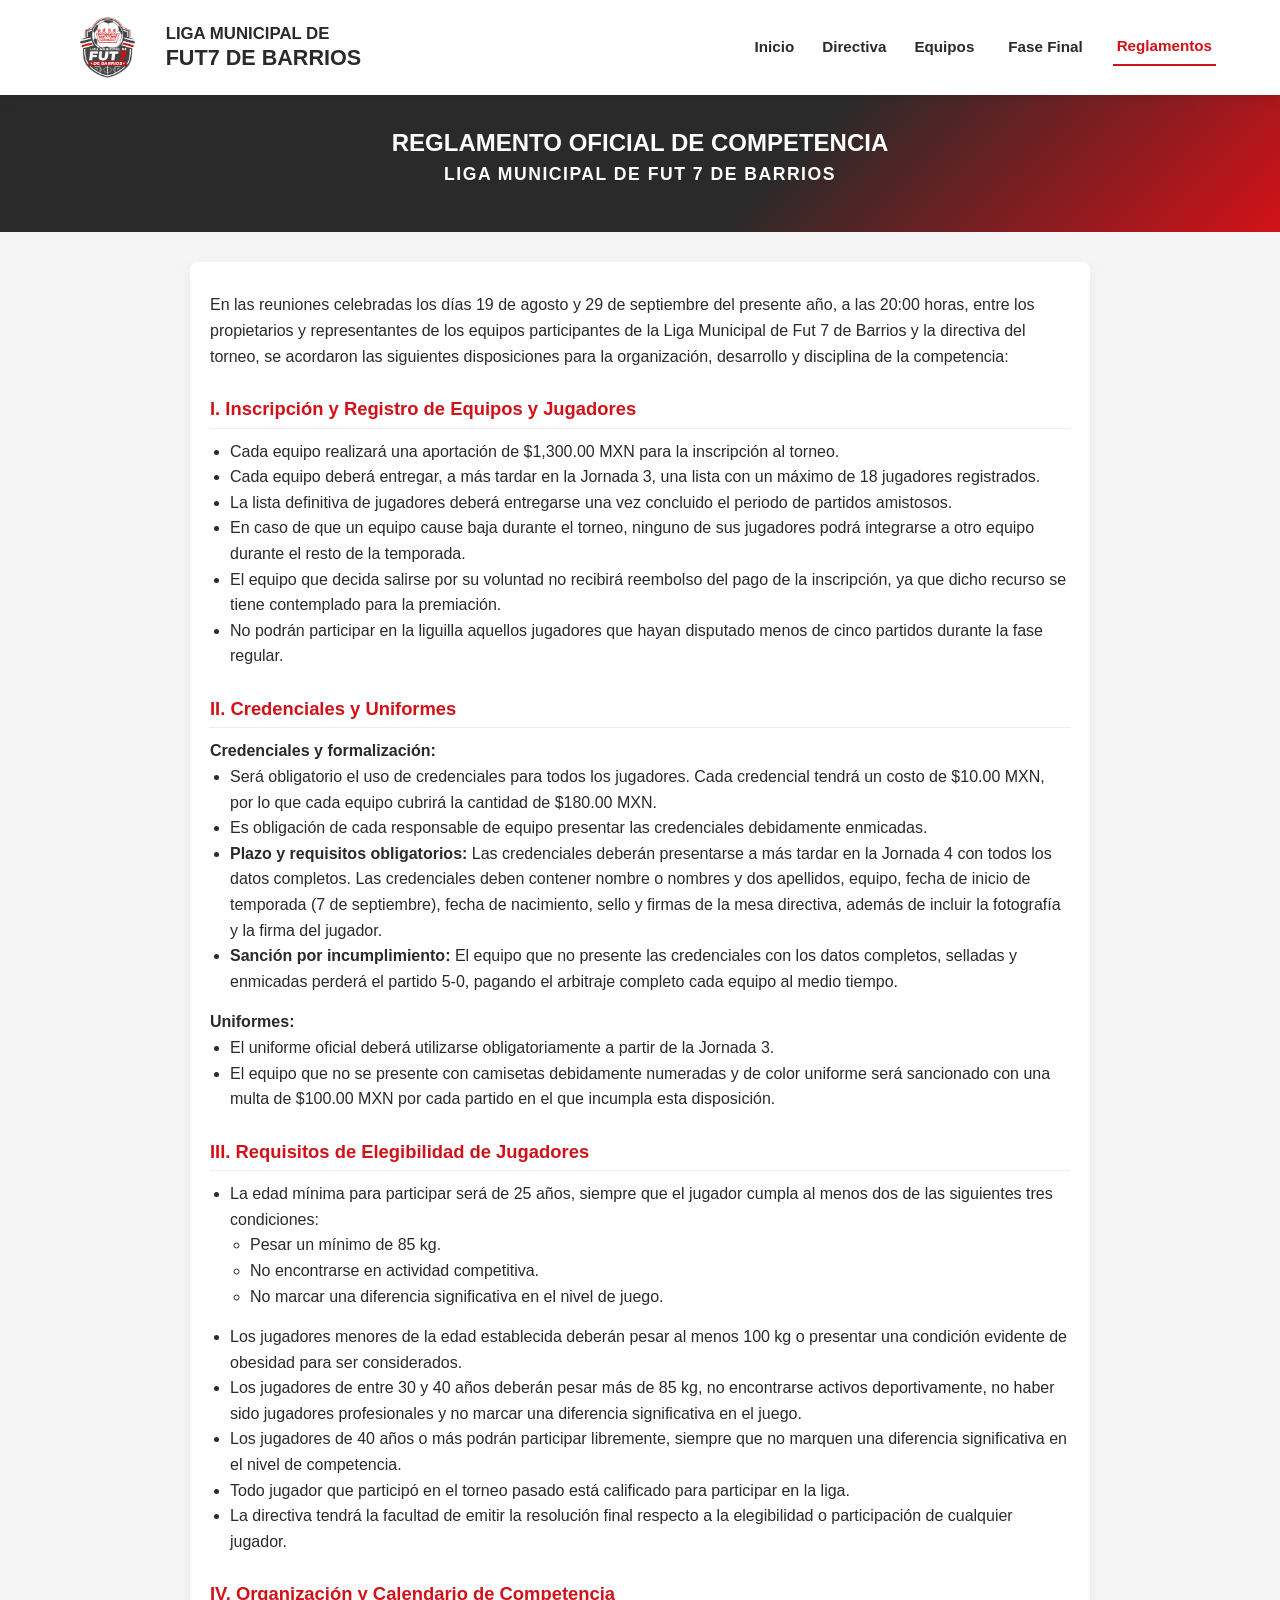
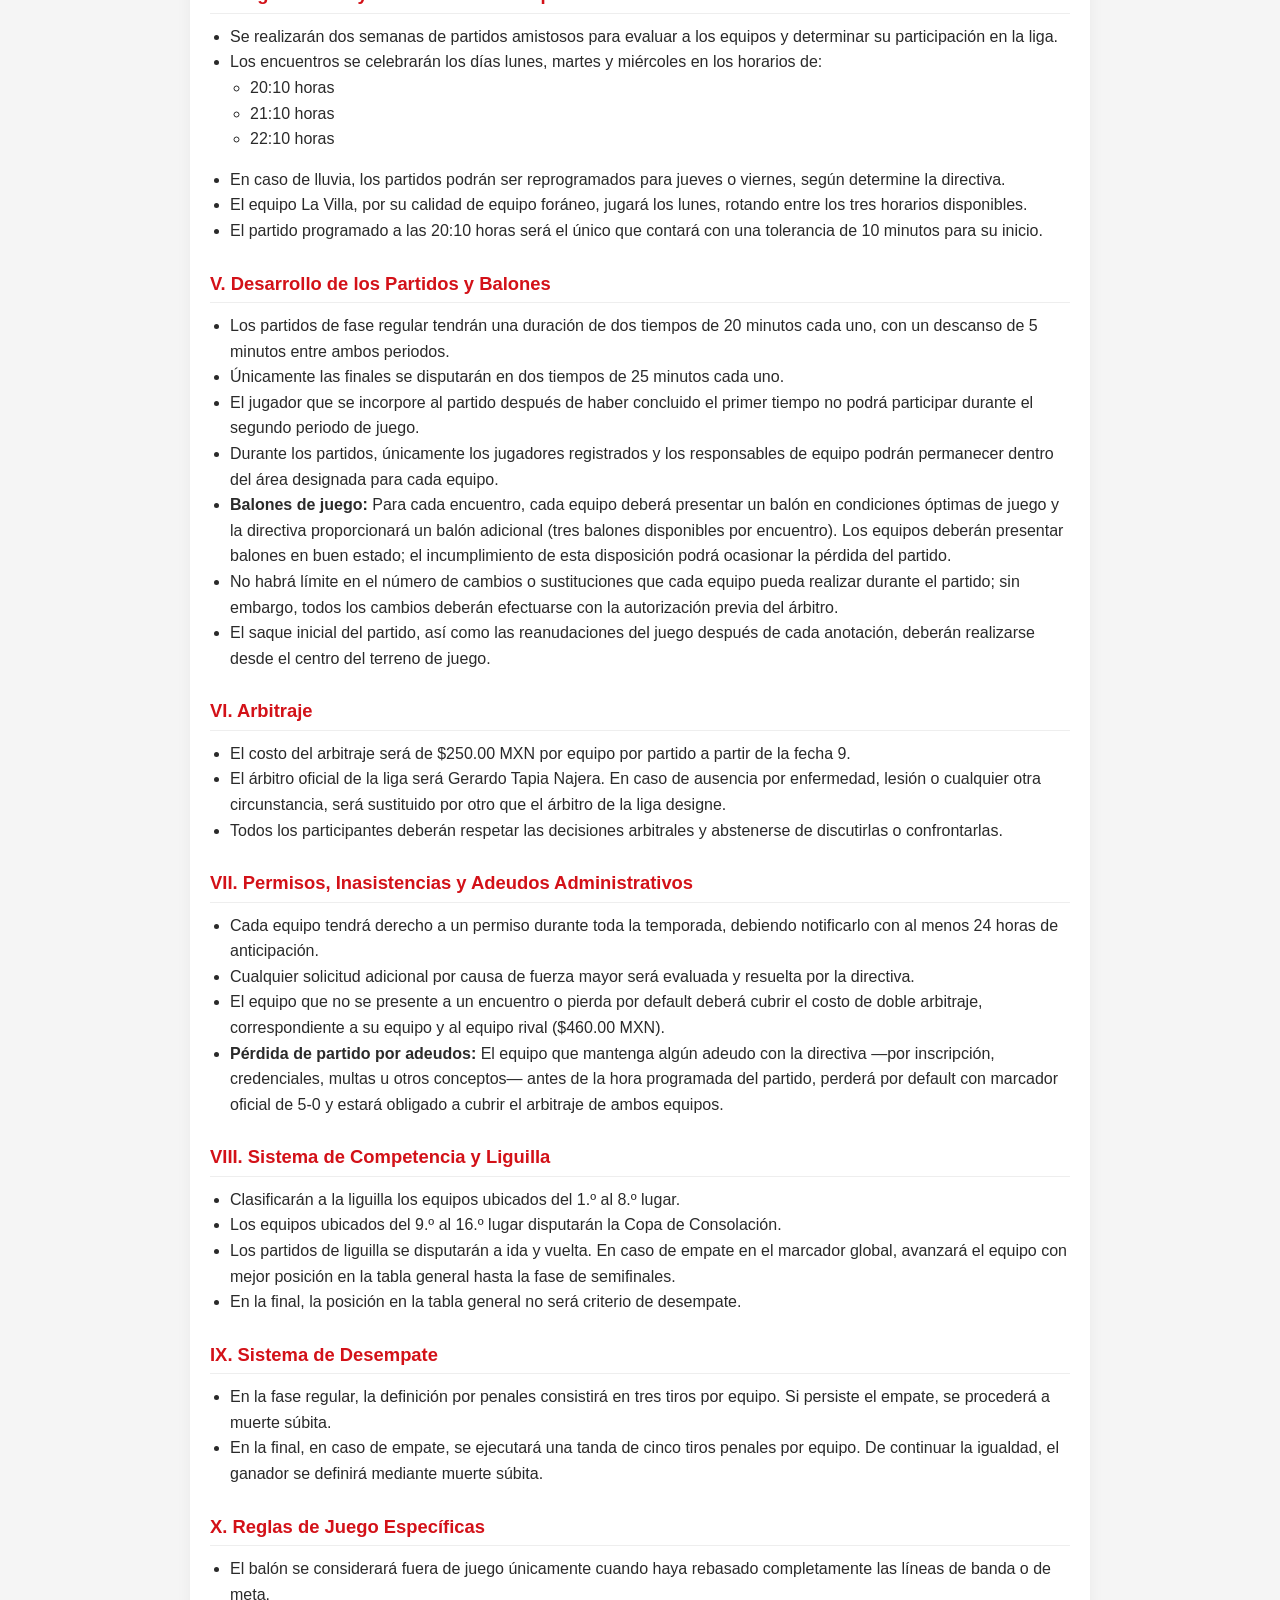
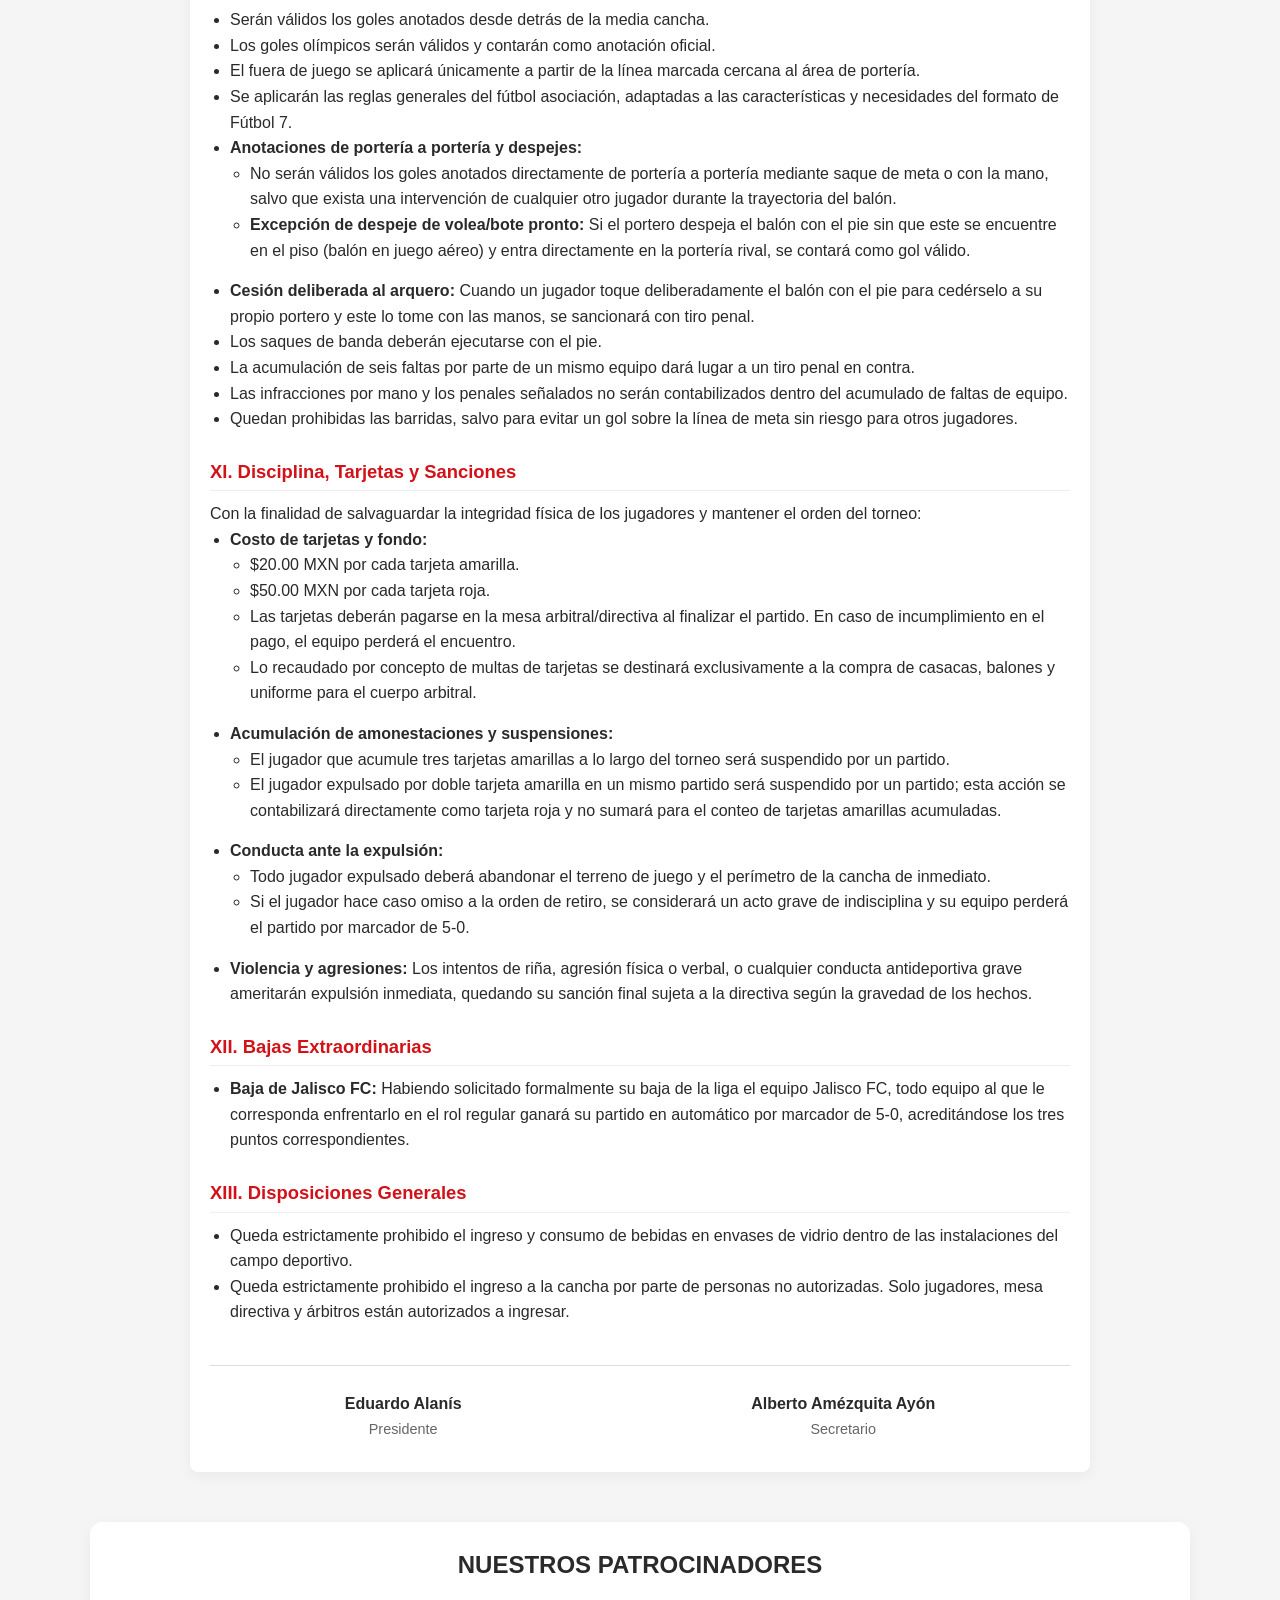
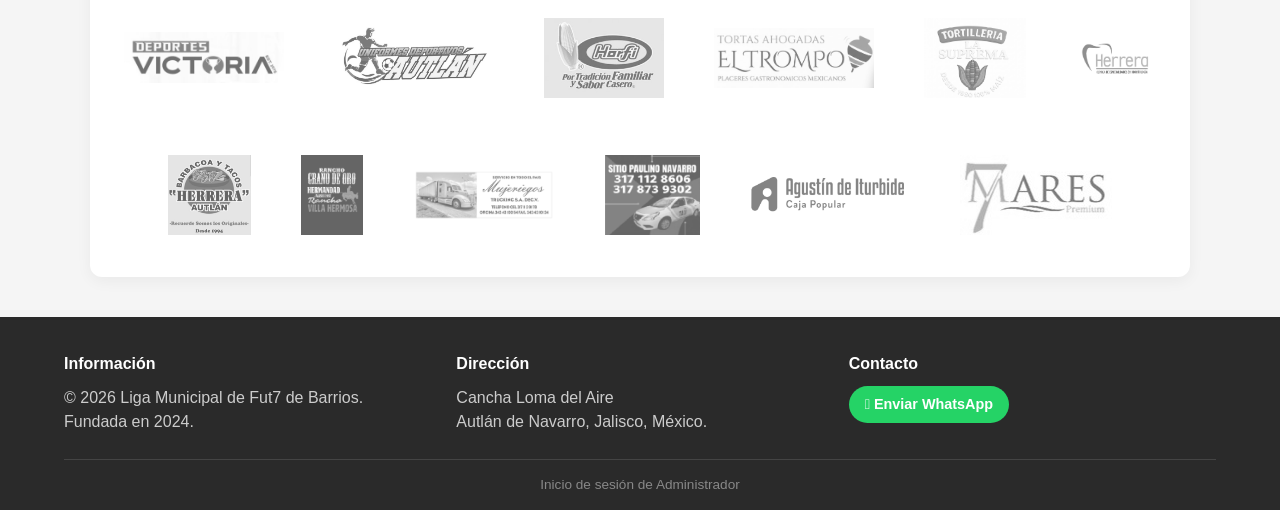
<file: reglamentos.html>
<!DOCTYPE html>
<html lang="es-MX">
<head>
    <meta charset="UTF-8">
    <meta name="viewport" content="width=device-width, initial-scale=1.0">
    <title>Reglamentos - Liga Municipal de Fut7 de Barrios</title>
    <link rel="icon" type="image/png" href="logo_liga.png">
    <link rel="stylesheet" href="style.css">
    <link rel="stylesheet" href="https://cdnjs.cloudflare.com/ajax/libs/font-awesome/6.4.0/css/all.min.css">
</head>
<body>
    <header class="navbar">
        <div class="logo-container">
            <img src="logo liga de barrios.PNG" alt="Logo de la Liga Municipal de Fut7 de Barrios" class="logo-img">
            <h1 class="site-title">Liga Municipal de<br><span>Fut7 de Barrios</span></h1>
        </div>
        <nav class="nav-links" aria-label="Menú principal">
            <ul>
                <li><a href="index.html">Inicio</a></li>
                <li><a href="directiva.html">Directiva</a></li>
                <li class="dropdown">
                    <a href="#" id="btn-equipos">Equipos <i class=""></i></a>
                    <ul class="dropdown-menu" id="menu-equipos">
                        <li><a href="equipo.html?id=0">Furia Roja</a></li>
                        <li><a href="equipo.html?id=1">7 Mares</a></li>
                        <li><a href="equipo.html?id=2">Titanes L.A.</a></li>
                        <li><a href="equipo.html?id=3">Robles FC</a></li>
                        <li><a href="equipo.html?id=4">Cruz Azul Mezquitán</a></li>
                        <li><a href="equipo.html?id=5">Pansa Brava</a></li>
                        <li><a href="equipo.html?id=6">Diablos Gordos</a></li>
                        <li><a href="equipo.html?id=7">Rayados FC</a></li>
                        <li><a href="equipo.html?id=8">Tortilleros FC</a></li>
                        <li><a href="equipo.html?id=9">Carnicería Villalobos</a></li>
                        <li><a href="equipo.html?id=10">Gordos Belicones</a></li>
                        <li><a href="equipo.html?id=11">JR Transmisiones</a></li>
                        <li><a href="equipo.html?id=12">Chuper Amigos</a></li>
                        <li><a href="equipo.html?id=13">Jalisco FC</a></li>
                    </ul>
                </li>
                <li class="dropdown">
                    <a href="#" id="btn-fase-final">Fase Final <i class=""></i></a>
                    <ul class="dropdown-menu" id="menu-fase-final">
                        <li><a href="liguilla.html">Liguilla</a></li>
                        <li><a href="consolacion.html">Consolación</a></li>
                    </ul>
                </li>
                <li><a href="reglamentos.html" class="active">Reglamentos</a></li>
            </ul>
        </nav>
    </header>

    <main>
        <section class="hero-banner">
            <h2>REGLAMENTO OFICIAL DE COMPETENCIA</h2>
            <p class="hero-subtitle">Liga Municipal de Fut 7 de Barrios</p>
        </section>

        <section class="reglamentos-container">
            <p>En las reuniones celebradas los días 19 de agosto y 29 de septiembre del presente año, a las 20:00 horas, entre los propietarios y representantes de los equipos participantes de la Liga Municipal de Fut 7 de Barrios y la directiva del torneo, se acordaron las siguientes disposiciones para la organización, desarrollo y disciplina de la competencia:</p>

            <h3>I. Inscripción y Registro de Equipos y Jugadores</h3>
            <ul>
                <li>Cada equipo realizará una aportación de $1,300.00 MXN para la inscripción al torneo.</li>
                <li>Cada equipo deberá entregar, a más tardar en la Jornada 3, una lista con un máximo de 18 jugadores registrados.</li>
                <li>La lista definitiva de jugadores deberá entregarse una vez concluido el periodo de partidos amistosos.</li>
                <li>En caso de que un equipo cause baja durante el torneo, ninguno de sus jugadores podrá integrarse a otro equipo durante el resto de la temporada.</li>
                <li>El equipo que decida salirse por su voluntad no recibirá reembolso del pago de la inscripción, ya que dicho recurso se tiene contemplado para la premiación.</li>
                <li>No podrán participar en la liguilla aquellos jugadores que hayan disputado menos de cinco partidos durante la fase regular.</li>
            </ul>

           <h3>II. Credenciales y Uniformes</h3>
            <p><strong>Credenciales y formalización:</strong></p>
            <ul>
                <li>Será obligatorio el uso de credenciales para todos los jugadores. Cada credencial tendrá un costo de $10.00 MXN, por lo que cada equipo cubrirá la cantidad de $180.00 MXN.</li>
                <li>Es obligación de cada responsable de equipo presentar las credenciales debidamente enmicadas.</li>
                <li><strong>Plazo y requisitos obligatorios:</strong> Las credenciales deberán presentarse a más tardar en la Jornada 4 con todos los datos completos. Las credenciales deben contener nombre o nombres y dos apellidos, equipo, fecha de inicio de  temporada (7 de septiembre), fecha de nacimiento, sello y firmas de la mesa directiva, además de incluir la fotografía y la firma del jugador.</li>
                <li><strong>Sanción por incumplimiento:</strong> El equipo que no presente las credenciales con los datos completos, selladas y enmicadas perderá el partido 5-0, pagando el arbitraje completo cada equipo al medio tiempo.</li>
            </ul>

            <p style="margin-top: 15px;"><strong>Uniformes:</strong></p>
            <ul>
                <li>El uniforme oficial deberá utilizarse obligatoriamente a partir de la Jornada 3.</li>
                <li>El equipo que no se presente con camisetas debidamente numeradas y de color uniforme será sancionado con una multa de $100.00 MXN por cada partido en el que incumpla esta disposición.</li>
            </ul>

            <h3>III. Requisitos de Elegibilidad de Jugadores</h3>
            <ul>
                <li>La edad mínima para participar será de 25 años, siempre que el jugador cumpla al menos dos de las siguientes tres condiciones:
                    <ul>
                        <li>Pesar un mínimo de 85 kg.</li>
                        <li>No encontrarse en actividad competitiva.</li>
                        <li>No marcar una diferencia significativa en el nivel de juego.</li>
                    </ul>
                </li>
                <li>Los jugadores menores de la edad establecida deberán pesar al menos 100 kg o presentar una condición evidente de obesidad para ser considerados.</li>
                <li>Los jugadores de entre 30 y 40 años deberán pesar más de 85 kg, no encontrarse activos deportivamente, no haber sido jugadores profesionales y no marcar una diferencia significativa en el juego.</li>
                <li>Los jugadores de 40 años o más podrán participar libremente, siempre que no marquen una diferencia significativa en el nivel de competencia.</li>
                <li>Todo jugador que participó en el torneo pasado está calificado para participar en la liga.</li>
                <li>La directiva tendrá la facultad de emitir la resolución final respecto a la elegibilidad o participación de cualquier jugador.</li>
            </ul>

            <h3>IV. Organización y Calendario de Competencia</h3>
            <ul>
                <li>Se realizarán dos semanas de partidos amistosos para evaluar a los equipos y determinar su participación en la liga.</li>
                <li>Los encuentros se celebrarán los días lunes, martes y miércoles en los horarios de:
                    <ul>
                        <li>20:10 horas</li>
                        <li>21:10 horas</li>
                        <li>22:10 horas</li>
                    </ul>
                </li>
                <li>En caso de lluvia, los partidos podrán ser reprogramados para jueves o viernes, según determine la directiva.</li>
                <li>El equipo La Villa, por su calidad de equipo foráneo, jugará los lunes, rotando entre los tres horarios disponibles.</li>
                <li>El partido programado a las 20:10 horas será el único que contará con una tolerancia de 10 minutos para su inicio.</li>
            </ul>

            <h3>V. Desarrollo de los Partidos y Balones</h3>
            <ul>
                <li>Los partidos de fase regular tendrán una duración de dos tiempos de 20 minutos cada uno, con un descanso de 5 minutos entre ambos periodos.</li>
                <li>Únicamente las finales se disputarán en dos tiempos de 25 minutos cada uno.</li>
                <li>El jugador que se incorpore al partido después de haber concluido el primer tiempo no podrá participar durante el segundo periodo de juego.</li>
                <li>Durante los partidos, únicamente los jugadores registrados y los responsables de equipo podrán permanecer dentro del área designada para cada equipo.</li>
                <li><strong>Balones de juego:</strong> Para cada encuentro, cada equipo deberá presentar un balón en condiciones óptimas de juego y la directiva proporcionará un balón adicional (tres balones disponibles por encuentro). Los equipos deberán presentar balones en buen estado; el incumplimiento de esta disposición podrá ocasionar la pérdida del partido.</li>
                <li>No habrá límite en el número de cambios o sustituciones que cada equipo pueda realizar durante el partido; sin embargo, todos los cambios deberán efectuarse con la autorización previa del árbitro.</li>
                <li>El saque inicial del partido, así como las reanudaciones del juego después de cada anotación, deberán realizarse desde el centro del terreno de juego.</li>
            </ul>

            <h3>VI. Arbitraje</h3>
            <ul>
                <li>El costo del arbitraje será de $250.00 MXN por equipo por partido a partir de la fecha 9.</li>
                <li>El árbitro oficial de la liga será Gerardo Tapia Najera. En caso de ausencia por enfermedad, lesión o cualquier otra circunstancia, será sustituido por otro que el árbitro de la liga designe.</li>
                <li>Todos los participantes deberán respetar las decisiones arbitrales y abstenerse de discutirlas o confrontarlas.</li>
            </ul>

            <h3>VII. Permisos, Inasistencias y Adeudos Administrativos</h3>
            <ul>
                <li>Cada equipo tendrá derecho a un permiso durante toda la temporada, debiendo notificarlo con al menos 24 horas de anticipación.</li>
                <li>Cualquier solicitud adicional por causa de fuerza mayor será evaluada y resuelta por la directiva.</li>
                <li>El equipo que no se presente a un encuentro o pierda por default deberá cubrir el costo de doble arbitraje, correspondiente a su equipo y al equipo rival ($460.00 MXN).</li>
                <li><strong>Pérdida de partido por adeudos:</strong> El equipo que mantenga algún adeudo con la directiva —por inscripción, credenciales, multas u otros conceptos— antes de la hora programada del partido, perderá por default con marcador oficial de 5-0 y estará obligado a cubrir el arbitraje de ambos equipos.</li>
            </ul>

            <h3>VIII. Sistema de Competencia y Liguilla</h3>
            <ul>
                <li>Clasificarán a la liguilla los equipos ubicados del 1.º al 8.º lugar.</li>
                <li>Los equipos ubicados del 9.º al 16.º lugar disputarán la Copa de Consolación.</li>
                <li>Los partidos de liguilla se disputarán a ida y vuelta. En caso de empate en el marcador global, avanzará el equipo con mejor posición en la tabla general hasta la fase de semifinales.</li>
                <li>En la final, la posición en la tabla general no será criterio de desempate.</li>
            </ul>

            <h3>IX. Sistema de Desempate</h3>
            <ul>
                <li>En la fase regular, la definición por penales consistirá en tres tiros por equipo. Si persiste el empate, se procederá a muerte súbita.</li>
                <li>En la final, en caso de empate, se ejecutará una tanda de cinco tiros penales por equipo. De continuar la igualdad, el ganador se definirá mediante muerte súbita.</li>
            </ul>

            <h3>X. Reglas de Juego Específicas</h3>
            <ul>
                <li>El balón se considerará fuera de juego únicamente cuando haya rebasado completamente las líneas de banda o de meta.</li>
                <li>Serán válidos los goles anotados desde detrás de la media cancha.</li>
                <li>Los goles olímpicos serán válidos y contarán como anotación oficial.</li>
                <li>El fuera de juego se aplicará únicamente a partir de la línea marcada cercana al área de portería.</li>
                <li>Se aplicarán las reglas generales del fútbol asociación, adaptadas a las características y necesidades del formato de Fútbol 7.</li>
                <li><strong>Anotaciones de portería a portería y despejes:</strong>
                    <ul>
                        <li>No serán válidos los goles anotados directamente de portería a portería mediante saque de meta o con la mano, salvo que exista una intervención de cualquier otro jugador durante la trayectoria del balón.</li>
                        <li><strong>Excepción de despeje de volea/bote pronto:</strong> Si el portero despeja el balón con el pie sin que este se encuentre en el piso (balón en juego aéreo) y entra directamente en la portería rival, se contará como gol válido.</li>
                    </ul>
                </li>
                <li><strong>Cesión deliberada al arquero:</strong> Cuando un jugador toque deliberadamente el balón con el pie para cedérselo a su propio portero y este lo tome con las manos, se sancionará con tiro penal.</li>
                <li>Los saques de banda deberán ejecutarse con el pie.</li>
                <li>La acumulación de seis faltas por parte de un mismo equipo dará lugar a un tiro penal en contra.</li>
                <li>Las infracciones por mano y los penales señalados no serán contabilizados dentro del acumulado de faltas de equipo.</li>
                <li>Quedan prohibidas las barridas, salvo para evitar un gol sobre la línea de meta sin riesgo para otros jugadores.</li>
            </ul>

            <h3>XI. Disciplina, Tarjetas y Sanciones</h3>
            <p>Con la finalidad de salvaguardar la integridad física de los jugadores y mantener el orden del torneo:</p>
            <ul>
                <li><strong>Costo de tarjetas y fondo:</strong>
                    <ul>
                        <li>$20.00 MXN por cada tarjeta amarilla.</li>
                        <li>$50.00 MXN por cada tarjeta roja.</li>
                        <li>Las tarjetas deberán pagarse en la mesa arbitral/directiva al finalizar el partido. En caso de incumplimiento en el pago, el equipo perderá el encuentro.</li>
                        <li>Lo recaudado por concepto de multas de tarjetas se destinará exclusivamente a la compra de casacas, balones y uniforme para el cuerpo arbitral.</li>
                    </ul>
                </li>
                <li><strong>Acumulación de amonestaciones y suspensiones:</strong>
                    <ul>
                        <li>El jugador que acumule tres tarjetas amarillas a lo largo del torneo será suspendido por un partido.</li>
                        <li>El jugador expulsado por doble tarjeta amarilla en un mismo partido será suspendido por un partido; esta acción se contabilizará directamente como tarjeta roja y no sumará para el conteo de tarjetas amarillas acumuladas.</li>
                    </ul>
                </li>
                <li><strong>Conducta ante la expulsión:</strong>
                    <ul>
                        <li>Todo jugador expulsado deberá abandonar el terreno de juego y el perímetro de la cancha de inmediato.</li>
                        <li>Si el jugador hace caso omiso a la orden de retiro, se considerará un acto grave de indisciplina y su equipo perderá el partido por marcador de 5-0.</li>
                    </ul>
                </li>
                <li><strong>Violencia y agresiones:</strong> Los intentos de riña, agresión física o verbal, o cualquier conducta antideportiva grave ameritarán expulsión inmediata, quedando su sanción final sujeta a la directiva según la gravedad de los hechos.</li>
            </ul>

            <h3>XII. Bajas Extraordinarias</h3>
            <ul>
                <li><strong>Baja de Jalisco FC:</strong> Habiendo solicitado formalmente su baja de la liga el equipo Jalisco FC, todo equipo al que le corresponda enfrentarlo en el rol regular ganará su partido en automático por marcador de 5-0, acreditándose los tres puntos correspondientes.</li>
            </ul>

            <h3>XIII. Disposiciones Generales</h3>
            <ul>
                <li>Queda estrictamente prohibido el ingreso y consumo de bebidas en envases de vidrio dentro de las instalaciones del campo deportivo.</li>
                <li>Queda estrictamente prohibido el ingreso a la cancha por parte de personas no autorizadas. Solo jugadores, mesa directiva y árbitros están autorizados a ingresar.</li>
            </ul>

            <div style="margin-top: 40px; padding-top: 25px; border-top: 1px solid #ddd; display: flex; justify-content: space-around; text-align: center; flex-wrap: wrap; gap: 20px;">
                <div>
                    <p style="font-weight: bold; margin-bottom: 2px;">Eduardo Alanís</p>
                    <p style="color: #666; font-size: 0.9rem;">Presidente</p>
                </div>
                <div>
                    <p style="font-weight: bold; margin-bottom: 2px;">Alberto Amézquita Ayón</p>
                    <p style="color: #666; font-size: 0.9rem;">Secretario</p>
                </div>
            </div>
        </section>

        <!-- SECCIÓN DE PATROCINADORES -->
        <section class="sponsors-section">
            <h2 class="sponsors-title">Nuestros Patrocinadores</h2>
            <div class="sponsors-grid">
                <div class="sponsor-card">
                    <img src="assets/patrocinadores/deportesvictoria.png" alt="Cultura Fit" title="Cultura Fit" onerror="this.src='https://via.placeholder.com/200x100?text=Cultura+Fit'">
                </div>
                <div class="sponsor-card">
                    <img src="assets/patrocinadores/uda.jpg" alt="Uniformes Autlán" title="Uniformes Autlán" onerror="this.src='https://via.placeholder.com/200x100?text=Uniformes+Autl%C3%A1n'">
                </div>
                <div class="sponsor-card">
                    <img src="assets/patrocinadores/horfi.png" alt="Patrocinador 3" title="Tu Marca Aquí" onerror="this.src='https://via.placeholder.com/200x100?text=Tu+Marca+Aquí'">
                </div>
                <div class="sponsor-card">
                    <img src="assets/patrocinadores/el trompo.png" alt="Patrocinador 4" title="Tu Marca Aquí" onerror="this.src='https://via.placeholder.com/200x100?text=Tu+Marca+Aquí'">
                </div>
                <div class="sponsor-card">
                    <img src="assets/patrocinadores/la suprema.jpg" alt="La Suprema" title="Tortilleria La Suprema" onerror="this.src='https://via.placeholder.com/200x100?text=Tu+Marca+Aquí'">
                </div>
                <div class="sponsor-card">
                    <img src="assets/patrocinadores/Herrera.png" alt="Clinica Dental Herrera" title="Clinica Dental Herrera" onerror="this.src='https://via.placeholder.com/200x100?text=Tu+Marca+Aquí'">
                </div>
                <div class="sponsor-card">
                    <img src="assets/patrocinadores/Barbacoa Herrera.jpeg" alt="Tacos Herrera" title="Tacos Herrera" onerror="this.src='https://via.placeholder.com/200x100?text=Tu+Marca+Aquí'">
                </div>
                <div class="sponsor-card">
                    <img src="assets/patrocinadores/grano de oro.jpeg" alt="Grano de Oro" title="Grano de Oro" onerror="this.src='https://via.placeholder.com/200x100?text=Tu+Marca+Aquí'">
                </div>
                 <div class="sponsor-card">
                    <img src="assets/patrocinadores/mujeriegos.jpeg" alt="Mujeriegos Trucking" title="Mujeriegos Trucking" onerror="this.src='https://via.placeholder.com/200x100?text=Tu+Marca+Aquí'">
                </div>
                <div class="sponsor-card">
                    <img src="assets/patrocinadores/sitios paulino navarrro.png" alt="Taxis Paulino Navarro" title="Taxis Paulino Navarro" onerror="this.src='https://via.placeholder.com/200x100?text=Tu+Marca+Aquí'">
                </div>
                <div class="sponsor-card">
                    <img src="assets/patrocinadores/cp iturbide.png" alt="Caja Popular Iturbide" title="Caja Popular Iturbide" onerror="this.src='https://via.placeholder.com/200x100?text=Tu+Marca+Aquí'">
                </div>
                <div class="sponsor-card">
                    <img src="assets/patrocinadores/7_Mares.jpg" alt="7 Mares" title="7 Mares" onerror="this.src='https://via.placeholder.com/200x100?text=Tu+Marca+Aquí'">
                </div>
            </div>
            </div>
        </section>

    </main>

    <footer class="site-footer">
        <div class="footer-grid">
            <div class="footer-col">
                <h4>Información</h4>
                <p>&copy; 2026 Liga Municipal de Fut7 de Barrios.</p>
                <p>Fundada en 2024.</p>
            </div>
            <div class="footer-col">
                <h4>Dirección</h4>
                <p>Cancha Loma del Aire</p>
                <p>Autlán de Navarro, Jalisco, México.</p>
            </div>
            <div class="footer-col contact-col">
                <h4>Contacto</h4>
                <a href="https://wa.me/5213171078158" target="_blank" rel="noopener noreferrer" class="btn-whatsapp">
                    <i class="fab fa-whatsapp"></i> Enviar WhatsApp
                </a>
            </div>
        </div>
        <div class="footer-bottom">
            <a href="/admin-login.html">Inicio de sesión de Administrador</a>
        </div>
    </footer>
    <script src="app.js"></script>
</body>
</html>
</file>
<file: style.css>
/* =========================================
   VARIABLES GLOBALES
   ========================================= */
:root {
    --color-rojo: #d31118;
    --color-gris-oscuro: #2a2a2a;
    --color-gris-medio: #4a4a4a;
    --color-fondo: #f5f5f5;
    --color-blanco: #ffffff;
    --color-verde-wa: #25D366;
}

*, *::before, *::after {
    margin: 0;
    padding: 0;
    box-sizing: border-box;
    font-family: 'Segoe UI', Tahoma, Geneva, Verdana, sans-serif;
}

html, body {
    width: 100%;
    overflow-x: hidden;
}

body {
    background-color: var(--color-fondo);
    color: var(--color-gris-oscuro);
    line-height: 1.5;
}

/* =========================================
   ENCABEZADO Y NAVEGACIÓN
   ========================================= */
.navbar {
    display: flex;
    justify-content: space-between;
    align-items: center;
    background-color: var(--color-blanco);
    padding: 15px 5%;
    box-shadow: 0 2px 10px rgba(0,0,0,0.1);
    position: sticky;
    top: 0;
    z-index: 1000;
}

.logo-container {
    display: flex;
    align-items: center;
    gap: 15px;
}

.logo-img {
    height: 65px;
    max-width: 100%;
    object-fit: contain;
}

.site-title {
    font-size: 1.05rem;
    color: var(--color-gris-oscuro);
    line-height: 1.2;
    text-transform: uppercase;
}

.site-title span {
    font-size: 1.35rem;
    font-weight: 800;
}

.nav-links > ul {
    list-style: none;
    display: flex;
    align-items: center;
    gap: 20px;
    margin: 0;
    padding: 0;
}

.nav-links a {
    text-decoration: none;
    color: var(--color-gris-oscuro);
    font-weight: 600;
    font-size: 0.95rem;
    transition: color 0.2s, background-color 0.2s;
    display: inline-flex;
    align-items: center;
    gap: 6px;
    padding: 6px 4px;
}

.nav-links > ul > li > a:hover, 
.nav-links > ul > li > a.active {
    color: var(--color-rojo);
    border-bottom: 2px solid var(--color-rojo);
}

.chevron-icon {
    font-size: 0.75rem;
    transition: transform 0.25s ease;
}

.dropdown.open .chevron-icon {
    transform: rotate(180deg);
}

/* =========================================
   SUBMENÚ DESPLEGABLE (DROPDOWN)
   ========================================= */
.dropdown {
    position: relative;
}

.dropdown-menu {
    display: none !important;
    position: absolute;
    top: 100%;
    left: 0;
    background-color: var(--color-blanco);
    box-shadow: 0 8px 24px rgba(0,0,0,0.15);
    list-style: none;
    padding: 8px 0;
    min-width: 220px;
    max-height: 400px;
    overflow-y: auto;
    border-radius: 6px;
    border: 1px solid #e5e5e5;
    z-index: 1100;
    flex-direction: column;
}

.dropdown-menu.show {
    display: flex !important;
}

.dropdown-menu li {
    width: 100%;
    list-style: none;
}

.dropdown-menu a {
    display: block;
    width: 100%;
    padding: 9px 18px;
    color: var(--color-gris-oscuro);
    font-size: 0.9rem;
    font-weight: 500;
    border-bottom: none !important;
    white-space: nowrap;
    text-align: left;
}

.dropdown-menu a:hover {
    background-color: #f7f7f7;
    color: var(--color-rojo);
    padding-left: 22px;
}

/* =========================================
   BANNER Y CARRUSEL
   ========================================= */
.hero-banner {
    background: linear-gradient(135deg, var(--color-gris-oscuro) 60%, var(--color-rojo) 100%);
    color: var(--color-blanco);
    text-align: center;
    padding: 30px 15px;
    margin-bottom: 30px;
}

.hero-subtitle {
    font-size: 1.1rem;
    letter-spacing: 1.5px;
    margin-bottom: 15px;
    font-weight: bold;
    text-transform: uppercase;
}

.matches-carousel {
    display: flex;
    gap: 0;
    overflow-x: auto;
    padding: 10px 0 20px;
    margin-bottom: 10px;
    scroll-snap-type: x mandatory;
    -webkit-overflow-scrolling: touch;
    scrollbar-width: thin;
    scrollbar-color: var(--color-rojo) rgba(255, 255, 255, 0.1);
    max-width: 700px;
    margin-left: auto;
    margin-right: auto;
    scroll-behavior: smooth;
}

.matches-carousel::-webkit-scrollbar {
    height: 8px;
}

.matches-carousel::-webkit-scrollbar-track {
    background: rgba(255, 255, 255, 0.1);
    border-radius: 4px;
    margin: 0 10%;
}

.matches-carousel::-webkit-scrollbar-thumb {
    background-color: var(--color-rojo);
    border-radius: 4px;
    border: 2px solid rgba(255, 255, 255, 0.1);
}

.matches-carousel::-webkit-scrollbar-thumb:hover {
    background-color: #b00e14;
}

.match-card-hero {
    flex: 0 0 100%;
    max-width: 100%;
    background: rgba(255, 255, 255, 0.12);
    backdrop-filter: blur(4px);
    padding: 20px 15px;
    border-radius: 14px;
    border: 1px solid rgba(255, 255, 255, 0.22);
    scroll-snap-align: center;
    display: flex;
    flex-direction: column;
    justify-content: space-between;
    box-sizing: border-box;
    margin: 0;
}

.hero-match-teams {
    display: flex;
    align-items: center;
    justify-content: space-between;
    gap: 15px;
    margin-bottom: 15px;
}

.hero-team {
    flex: 1;
    display: flex;
    flex-direction: column;
    align-items: center;
    text-align: center;
    gap: 8px;
    min-width: 0;
}

.hero-team-logo {
    width: 55px;
    height: 55px;
    object-fit: contain;
    background: #ffffff;
    border-radius: 50%;
    padding: 5px;
    box-shadow: 0 2px 6px rgba(0, 0, 0, 0.2);
}

.hero-team-name {
    font-size: 0.95rem;
    font-weight: 700;
    color: #ffffff;
    line-height: 1.2;
    word-break: break-word;
}

.vs-badge {
    background: #ffee00;
    color: #111111;
    font-weight: 900;
    font-size: 0.9rem;
    padding: 6px 10px;
    border-radius: 6px;
    flex-shrink: 0;
}

.hero-details {
    font-size: 0.85rem;
    color: #e0e0e0;
    line-height: 1.4;
    text-align: center;
}

/* =========================================
   ELEMENTOS DE RESULTADOS DE PARTIDOS
   ========================================= */
.res-title-main {
    font-size: 1.6rem;
    font-weight: 900;
    margin-bottom: 8px;
}

.res-badge-jornada {
    display: inline-flex;
    flex-direction: column;
    background: #ffee00;
    color: #0a0a0a;
    padding: 4px 20px;
    border-radius: 20px;
    transform: skew(-6deg);
    margin-bottom: 10px;
}

.res-badge-jornada span {
    transform: skew(6deg);
}

.jornada-txt {
    font-size: 1.15rem;
    font-weight: 900;
}

.sub-jornada {
    font-size: 0.82rem;
    font-weight: 900;
}

.res-dates {
    font-size: 1.1rem;
    font-weight: 800;
}

.res-venue {
    font-size: 0.95rem;
    color: #e0e0e0;
}

.res-match-wrapper {
    display: flex;
    flex-direction: column;
    align-items: center;
    width: 100%;
}

.res-match-row {
    display: flex;
    align-items: center;
    width: 100%;
    min-height: 44px;
    border-radius: 22px;
    position: relative;
}

.res-side {
    flex: 1;
    min-width: 0;
    height: 100%;
    display: flex;
    align-items: center;
    gap: 8px;
    padding: 6px 12px;
}

.res-side.local {
    background: #ffffff;
    color: #1a1a1a;
    border-top-left-radius: 22px;
    border-bottom-left-radius: 22px;
    justify-content: flex-start;
    padding-right: 36px;
}

.res-side.visita {
    background: rgba(35, 35, 35, 0.85);
    color: #ffffff;
    border-top-right-radius: 22px;
    border-bottom-right-radius: 22px;
    justify-content: flex-end;
    padding-left: 36px;
}

.res-logo {
    width: 24px;
    height: 24px;
    object-fit: contain;
    flex-shrink: 0;
}

.res-team-name {
    font-size: 0.9rem;
    font-weight: 800;
    white-space: nowrap;
    overflow: hidden;
    text-overflow: ellipsis;
}

.res-score-badge {
    position: absolute;
    left: 50%;
    transform: translateX(-50%);
    background: #000000;
    color: #ffffff;
    border: 2px solid #ffee00;
    border-radius: 14px;
    min-width: 58px;
    min-height: 38px;
    padding: 3px 6px;
    display: flex;
    flex-direction: column;
    justify-content: center;
    align-items: center;
    z-index: 5;
    flex-shrink: 0;
    text-align: center;
    box-shadow: 0 2px 8px rgba(0, 0, 0, 0.4);
}

.score-num {
    font-size: 1rem;
    font-weight: 900;
    line-height: 1.1;
}

.score-penales {
    font-size: 0.65rem;
    font-weight: 900;
    color: #ffee00;
    white-space: nowrap;
    margin-top: 1px;
}

.res-match-time {
    margin-top: 4px;
    font-size: 0.78rem;
    font-weight: 700;
    color: #ffffff;
}

/* =========================================
   TABLA GENERAL Y TABLAS EN CONTENEDOR
   ========================================= */
.standings-container {
    max-width: 1000px;
    margin: 0 auto 50px;
    padding: 0 15px;
}

.section-title {
    text-align: center;
    color: var(--color-gris-oscuro);
    margin-bottom: 20px;
    font-size: 1.5rem;
}

.table-wrapper, .card-table-wrapper {
    background-color: var(--color-blanco);
    border-radius: 8px;
    box-shadow: 0 4px 15px rgba(0,0,0,0.05);
    overflow-x: auto;
    -webkit-overflow-scrolling: touch;
    width: 100%;
}

.standings-table, .card-table {
    width: 100%;
    border-collapse: collapse;
    text-align: center;
    white-space: nowrap;
}

.standings-table th, .card-table th {
    background-color: var(--color-gris-oscuro);
    color: var(--color-blanco);
    padding: 12px 8px;
    font-size: 0.85rem;
}

.standings-table td, .card-table td {
    padding: 10px 8px;
    border-bottom: 1px solid #eee;
    color: var(--color-gris-medio);
    font-size: 0.85rem;
}

.team-info {
    display: flex;
    align-items: center;
    gap: 8px;
}

.team-logo {
    width: 22px;
    height: 22px;
    object-fit: contain;
    flex-shrink: 0;
}

.team-col, .standings-table td.team-name {
    text-align: left;
}

.standings-table td.team-name {
    font-weight: bold;
    color: var(--color-gris-oscuro);
}

.standings-table td.puntos-col {
    font-weight: bold;
    color: var(--color-rojo);
}

/* =========================================
   TABLAS SECUNDARIAS (DISCIPLINARIA Y MULTAS)
   ========================================= */
.tablas-secundarias-container {
    max-width: 1100px;
    margin: 0 auto 60px;
    padding: 0 15px;
}

.tablas-secundarias-grid {
    display: grid;
    grid-template-columns: repeat(auto-fit, minmax(320px, 1fr));
    gap: 25px;
    align-items: start;
    width: 100%;
}

.card-tabla-secundaria {
    background: var(--color-blanco);
    border-radius: 8px;
    box-shadow: 0 4px 15px rgba(0,0,0,0.05);
    overflow: hidden;
    width: 100%;
}

.section-title-tabla {
    font-size: 1.25rem;
    font-weight: 800;
    color: var(--color-gris-oscuro);
    margin-bottom: 12px;
    display: flex;
    align-items: center;
    gap: 8px;
    padding: 0 5px;
}

.section-title-tabla i {
    color: var(--color-rojo);
}

.custom-info-table td {
    vertical-align: middle;
}

.text-left {
    text-align: left !important;
}

.text-center {
    text-align: center !important;
}

.font-bold {
    font-weight: bold;
    color: var(--color-gris-oscuro);
}

.badge-card {
    display: inline-flex;
    align-items: center;
    justify-content: center;
    min-width: 24px;
    height: 24px;
    padding: 2px 6px;
    border-radius: 4px;
    font-weight: bold;
    font-size: 0.82rem;
}

.badge-amarilla {
    background-color: #ffe600;
    color: #111;
    border: 1px solid #d4be00;
}

.badge-roja {
    background-color: #e53935;
    color: #ffffff;
    border: 1px solid #b71c1c;
}

.badge-castigo-alerta {
    display: inline-block;
    padding: 3px 8px;
    border-radius: 12px;
    font-size: 0.75rem;
    font-weight: 700;
    background-color: #fff8e1;
    color: #b78103;
    border: 1px solid #ffe082;
}

.badge-castigo-rojo {
    display: inline-block;
    padding: 3px 8px;
    border-radius: 12px;
    font-size: 0.75rem;
    font-weight: 700;
    background-color: #ffebee;
    color: #c62828;
    border: 1px solid #ffcdd2;
}

.multa-total {
    color: var(--color-rojo) !important;
    font-size: 0.95rem !important;
}

/* =========================================
   PÁGINA DE EQUIPO (equipo.html)
   ========================================= */
.team-hero {
    background: linear-gradient(rgba(0, 30, 60, 0.85), rgba(0, 20, 40, 0.9)), url('assets/estadio.png') center/cover no-repeat;
    min-height: 180px;
    display: flex;
    justify-content: center;
    align-items: center;
    text-align: center;
    padding: 25px 15px;
}

.team-hero-content {
    display: flex;
    flex-direction: column;
    align-items: center;
    gap: 10px;
    width: 100%;
}

.detail-logo {
    width: 75px;
    height: 75px;
    object-fit: contain;
    background: #ffffff;
    border-radius: 50%;
    padding: 6px;
    box-shadow: 0 4px 10px rgba(0,0,0,0.3);
}

.detail-name {
    color: #c4d600;
    font-size: clamp(1.3rem, 4vw, 2.1rem);
    font-weight: 900;
    text-transform: uppercase;
    margin: 0;
    word-break: break-word;
}

.team-stats-container {
    max-width: 580px;
    width: 94%;
    margin: 22px auto 10px;
    padding: 0 6px;
    display: flex;
    flex-direction: column;
    gap: 15px;
}

.stats-dark-card {
    background-color: #121820;
    border: 1px solid #222d3b;
    border-radius: 16px;
    padding: 18px 10px;
    box-shadow: 0 4px 14px rgba(0, 0, 0, 0.25);
}

.stats-row-4 {
    display: flex;
    justify-content: space-around;
    align-items: center;
}

.stats-grid-2x2 {
    display: grid;
    grid-template-columns: 1fr 1fr;
    row-gap: 20px;
    column-gap: 8px;
}

.stat-col {
    display: flex;
    flex-direction: column;
    align-items: center;
    justify-content: center;
    text-align: center;
    position: relative;
    padding: 2px 4px;
}

.stats-row-4 .stat-col:not(:last-child)::after {
    content: "";
    position: absolute;
    right: 0;
    top: 15%;
    height: 70%;
    width: 1px;
    background-color: #263342;
}

.stats-grid-2x2 .stat-col:nth-child(odd)::after {
    content: "";
    position: absolute;
    right: 0;
    top: 15%;
    height: 70%;
    width: 1px;
    background-color: #263342;
}

.stats-grid-2x2 .stat-col:nth-child(1), 
.stats-grid-2x2 .stat-col:nth-child(2) {
    border-bottom: 1px solid #1e2936;
    padding-bottom: 16px;
}

.stat-label {
    color: #90a0b5;
    font-size: 0.72rem;
    font-weight: 700;
    letter-spacing: 0.5px;
    text-transform: uppercase;
    margin-bottom: 4px;
}

.stat-val {
    font-size: 1.8rem;
    font-weight: 900;
    line-height: 1.1;
}

.val-green { color: #00d084; }
.val-red { color: #ff334b; }
.val-white { color: #ffffff; }

.stat-tarjetas {
    display: flex;
    flex-direction: column;
    align-items: center;
}

.tarjetas-total {
    color: #ffc400;
    font-size: 1.45rem;
    font-weight: 900;
    line-height: 1.1;
}

.tarjetas-sub {
    color: #7b8b9f;
    font-size: 0.68rem;
    font-weight: 600;
    margin-top: 2px;
}

/* Racha de Resultados */
.racha-section {
    display: flex;
    flex-direction: column;
    align-items: flex-start;
    padding: 6px 2px 10px;
    width: 100%;
}

.racha-title {
    font-size: 1.05rem;
    font-weight: 800;
    color: #111827;
    margin-bottom: 12px;
}

.racha-badges {
    display: flex;
    gap: 8px;
    align-items: center;
    width: 100%;
}

.badge-racha {
    flex: 1;
    height: 44px;
    border-radius: 12px;
    display: inline-flex;
    align-items: center;
    justify-content: center;
    font-weight: 900;
    font-size: 1.1rem;
    color: #111827;
    box-shadow: 0 2px 6px rgba(0, 0, 0, 0.12);
}

.racha-g { background-color: #00b368; color: #ffffff; }
.racha-e { background-color: #f5b800; color: #111827; }
.racha-p { background-color: #e51a42; color: #ffffff; }

.racha-legend {
    display: flex;
    gap: 16px;
    align-items: center;
    margin-top: 14px;
    font-size: 0.85rem;
    font-weight: 600;
    color: #4b5563;
    flex-wrap: wrap;
}

.racha-legend-item {
    display: flex;
    align-items: center;
    gap: 6px;
}

.racha-legend-item .badge-racha {
    width: 22px;
    height: 22px;
    font-size: 0.7rem;
    border-radius: 5px;
    box-shadow: none;
}

/* Dashboard general del equipo */
.team-dashboard {
    display: grid;
    grid-template-columns: 1fr 1.2fr;
    gap: 25px;
    padding: 25px 4%;
    max-width: 1200px;
    margin: 0 auto 40px;
    width: 100%;
    align-items: start;
}

.dashboard-left, .dashboard-right {
    display: flex;
    flex-direction: column;
    gap: 20px;
    min-width: 0;
}

.card {
    background: var(--color-blanco);
    border-top: 4px solid #003366;
    border-radius: 8px;
    box-shadow: 0 2px 10px rgba(0,0,0,0.06);
    overflow: hidden;
    width: 100%;
}

.card-title {
    padding: 12px 16px;
    font-size: 1rem;
    font-weight: 700;
    color: var(--color-gris-oscuro);
    border-bottom: 1px solid #eee;
    background: #fafafa;
    text-transform: uppercase;
    letter-spacing: 0.5px;
}

#calendario-cuerpo td {
    vertical-align: middle;
}

#calendario-cuerpo td:nth-child(5) {
    font-weight: 700;
    color: var(--color-rojo);
    min-width: 80px;
}

/* Estilos de Jugador Click y Credencial en Plantilla */
.fila-jugador-click {
    cursor: pointer;
    transition: background-color 0.2s ease;
}

.fila-jugador-click:hover {
    background-color: rgba(0, 51, 102, 0.08);
}

.nombre-jugador-link {
    color: #003366;
    font-weight: 600;
    display: inline-flex;
    align-items: center;
    gap: 6px;
}

.nombre-jugador-link i {
    font-size: 0.8rem;
    opacity: 0.6;
}

/* =========================================
   VENTANA EMERGENTE (MODAL CREDENCIAL)
   ========================================= */
.modal-credencial-overlay {
    position: fixed;
    top: 0;
    left: 0;
    width: 100vw;
    height: 100vh;
    background: rgba(0, 0, 0, 0.75);
    backdrop-filter: blur(4px);
    display: none;
    justify-content: center;
    align-items: center;
    z-index: 9999;
    padding: 15px;
    box-sizing: border-box;
    animation: fadeInModal 0.25s ease-out;
}

.modal-credencial-overlay.active {
    display: flex;
}

.modal-credencial-card {
    background: #ffffff;
    border-radius: 14px;
    max-width: 480px;
    width: 100%;
    overflow: hidden;
    box-shadow: 0 10px 30px rgba(0, 0, 0, 0.4);
    display: flex;
    flex-direction: column;
    position: relative;
    animation: zoomInModal 0.25s ease-out;
}

.modal-credencial-header {
    background: #003366;
    color: #ffffff;
    padding: 12px 18px;
    display: flex;
    justify-content: space-between;
    align-items: center;
}

.modal-credencial-header h3 {
    margin: 0;
    font-size: 1.05rem;
    display: flex;
    align-items: center;
    gap: 8px;
}

.modal-btn-cerrar {
    background: transparent;
    border: none;
    color: #ffffff;
    font-size: 1.25rem;
    cursor: pointer;
    width: 32px;
    height: 32px;
    display: flex;
    align-items: center;
    justify-content: center;
    border-radius: 50%;
    transition: background 0.2s;
}

.modal-btn-cerrar:hover {
    background: rgba(255, 255, 255, 0.2);
}

.modal-credencial-body {
    padding: 16px;
    display: flex;
    flex-direction: column;
    align-items: center;
    justify-content: center;
    background: #f8f9fa;
}

.modal-credencial-img {
    max-width: 100%;
    max-height: 65vh;
    object-fit: contain;
    border-radius: 8px;
    box-shadow: 0 4px 12px rgba(0,0,0,0.15);
    background: #fff;
}

.modal-credencial-fallback {
    border: 2px dashed #bbb;
    border-radius: 10px;
    padding: 24px 16px;
    text-align: center;
    background: #ffffff;
    width: 100%;
}

.modal-credencial-fallback h4 {
    margin: 0 0 8px 0;
    color: #003366;
    font-size: 1.15rem;
}

.modal-credencial-fallback p {
    margin: 4px 0;
    color: #555;
    font-size: 0.9rem;
}

@keyframes fadeInModal {
    from { opacity: 0; }
    to { opacity: 1; }
}

@keyframes zoomInModal {
    from { transform: scale(0.92); opacity: 0; }
    to { transform: scale(1); opacity: 1; }
}

/* =========================================
   PÁGINAS REGLAMENTOS Y DIRECTIVA
   ========================================= */
.reglamentos-container {
    max-width: 900px;
    margin: 0 auto 50px;
    padding: 30px 20px;
    background-color: var(--color-blanco);
    border-radius: 8px;
    box-shadow: 0 4px 15px rgba(0,0,0,0.05);
    line-height: 1.6;
}

.reglamentos-container h3 {
    color: var(--color-rojo);
    margin-top: 25px;
    margin-bottom: 10px;
    font-size: 1.15rem;
    border-bottom: 1px solid #eee;
    padding-bottom: 4px;
}

.reglamentos-container ol, 
.reglamentos-container ul {
    margin-left: 20px;
    margin-bottom: 15px;
}

.directiva-container {
    max-width: 1100px;
    margin: 30px auto;
    padding: 0 15px;
    text-align: center;
}

.directiva-grid {
    display: grid;
    grid-template-columns: repeat(auto-fit, minmax(240px, 1fr));
    gap: 20px;
}

.directiva-card {
    background-color: #ffffff;
    border-radius: 8px;
    padding: 25px 15px;
    box-shadow: 0 4px 10px rgba(0,0,0,0.05);
    border: 1px solid #eee;
}

.directiva-img {
    width: 100px;
    height: 100px;
    border-radius: 50%;
    object-fit: cover;
    margin-bottom: 12px;
}

/* =========================================
   INDICADORES DE ZONA EN TABLA GENERAL
   ========================================= */
.fila-liguilla {
    border-left: 4px solid #2e7d32;
}

.fila-consolacion {
    border-left: 4px solid #f57c00;
}

.fila-eliminado {
    border-left: 4px solid #d32f2f;
}

.pos-col {
    display: flex;
    flex-direction: column;
    align-items: center;
    justify-content: center;
    gap: 3px;
    padding: 6px 4px !important;
}

.pos-num {
    font-weight: 800;
}

.badge-zona {
    font-size: 0.65rem;
    font-weight: 700;
    padding: 1px 6px;
    border-radius: 10px;
    text-transform: uppercase;
    letter-spacing: 0.4px;
    line-height: 1.2;
}

.badge-liguilla {
    background-color: #e8f5e9;
    color: #1b5e20;
    border: 1px solid #81c784;
}

.badge-consolacion {
    background-color: #fff3e0;
    color: #e65100;
    border: 1px solid #ffb74d;
}

.badge-eliminado {
    background-color: #ffebee;
    color: #b71c1c;
    border: 1px solid #e57373;
}

.tabla-leyenda {
    display: flex;
    justify-content: center;
    gap: 20px;
    flex-wrap: wrap;
    margin-top: 14px;
    font-size: 0.85rem;
}

.leyenda-item {
    display: flex;
    align-items: center;
    gap: 6px;
}

.cuadro-color {
    width: 12px;
    height: 12px;
    border-radius: 3px;
    display: inline-block;
}

.color-liguilla { background-color: #2e7d32; }
.color-consolacion { background-color: #f57c00; }
.color-eliminado { background-color: #d32f2f; }

/* =========================================
   PATROCINADORES
   ========================================= */
.sponsors-section {
    max-width: 1100px;
    margin: 40px auto;
    padding: 25px 20px;
    text-align: center;
    background-color: var(--color-blanco);
    border-radius: 12px;
    box-shadow: 0 4px 15px rgba(0,0,0,0.05);
}
.sponsors-title {
    font-size: 1.5rem;
    font-weight: 800;
    color: var(--color-gris-oscuro);
    margin-bottom: 25px;
    text-transform: uppercase;
}
.sponsors-grid {
    display: flex;
    flex-wrap: wrap;
    justify-content: center;
    align-items: center;
    gap: 30px;
}
.sponsor-card {
    padding: 10px;
    transition: transform 0.3s ease;
}
.sponsor-card:hover {
    transform: scale(1.05);
}
.sponsor-card img {
    max-width: 160px;
    max-height: 80px;
    object-fit: contain;
    filter: grayscale(100%);
    opacity: 0.6;
    transition: all 0.3s ease;
}
.sponsor-card img:hover {
    filter: grayscale(0%);
    opacity: 1;
}

/* =========================================
   ACORDEÓN RESULTADOS J1-J13 (INDEX)
   ========================================= */
.resultados-jornadas-container {
    max-width: 700px;
    width: 94%;
    margin: 20px auto 40px;
    padding: 0;
}
.resultados-header {
    text-align: center;
    margin-bottom: 20px;
    color: var(--color-gris-oscuro);
}
.accordion-jornadas {
    display: flex;
    flex-direction: column;
    gap: 12px;
}
.jornada-item {
    background: #0d1e13;
    border-radius: 12px;
    overflow: hidden;
    box-shadow: 0 4px 12px rgba(0, 0, 0, 0.3);
    color: #ffffff;
}
.jornada-summary {
    background: linear-gradient(135deg, rgba(20, 55, 30, 1) 0%, rgba(8, 20, 12, 1) 100%);
    padding: 16px 20px;
    font-size: 1.15rem;
    font-weight: 800;
    cursor: pointer;
    list-style: none;
    display: flex;
    justify-content: space-between;
    align-items: center;
    border: 1px solid rgba(255,255,255,0.1);
    border-radius: 12px;
    transition: border-radius 0.2s ease;
}
.jornada-item[open] .jornada-summary {
    border-bottom-left-radius: 0;
    border-bottom-right-radius: 0;
    border-bottom: 1px solid rgba(255, 255, 255, 0.2);
}
.jornada-summary::-webkit-details-marker {
    display: none; 
}
.jornada-summary::after {
    content: '\f078';
    font-family: 'Font Awesome 6 Free';
    font-weight: 900;
    transition: transform 0.3s ease;
    color: #ffee00;
}
.jornada-item[open] .jornada-summary::after {
    transform: rotate(180deg);
}
.jornada-content {
    padding: 20px 15px;
    background: radial-gradient(circle at center top, rgba(20, 55, 30, 0.1), rgba(8, 20, 12, 0.88)), url('assets/estadio.png') center/cover no-repeat;
    background-color: #0d1e13;
    display: flex;
    flex-direction: column;
    gap: 12px;
}

/* =========================================
   PIE DE PÁGINA
   ========================================= */
.site-footer {
    background-color: var(--color-gris-oscuro);
    color: #ccc;
    padding: 35px 5% 15px;
}

.footer-grid {
    display: grid;
    grid-template-columns: repeat(auto-fit, minmax(200px, 1fr));
    gap: 25px;
    margin-bottom: 25px;
}

.footer-col h4 {
    color: var(--color-blanco);
    margin-bottom: 10px;
}

.btn-whatsapp {
    display: inline-block;
    background-color: var(--color-verde-wa);
    color: var(--color-blanco);
    padding: 8px 16px;
    border-radius: 20px;
    text-decoration: none;
    font-weight: bold;
    font-size: 0.9rem;
}

.footer-bottom {
    text-align: center;
    border-top: 1px solid #444;
    padding-top: 15px;
    font-size: 0.85rem;
}

.footer-bottom a {
    color: #888;
    text-decoration: none;
}

/* =======================================================
   RESPONSIVO
   ======================================================= */
@media (max-width: 900px) {
    .navbar {
        flex-direction: column;
        gap: 12px;
        padding: 12px 15px;
        text-align: center;
    }
    .logo-container {
        flex-direction: column;
        gap: 6px;
    }
    .nav-links > ul {
        flex-wrap: wrap;
        justify-content: center;
        gap: 8px 12px;
    }
    .dropdown-menu {
        position: static !important;
        box-shadow: none !important;
        background-color: #f7f7f7 !important;
        margin-top: 6px;
        width: 100%;
        max-height: 250px;
        overflow-y: auto;
        border: 1px solid #ddd;
    }
    .team-dashboard {
        grid-template-columns: 1fr;
        padding: 15px 12px;
        gap: 16px;
    }
    .tablas-secundarias-grid {
        grid-template-columns: 1fr;
        gap: 20px;
    }
}

@media (max-width: 480px) {
    .navbar { padding: 10px 8px; }
    .logo-img { height: 50px; }
    .site-title { font-size: 0.85rem; }
    .site-title span { font-size: 1.1rem; }
    .nav-links > ul { gap: 4px 8px; }
    .nav-links a { font-size: 0.8rem; padding: 4px 6px; }
    .hero-banner { padding: 20px 8px 15px; margin-bottom: 20px; }
    .hero-subtitle { font-size: 0.95rem; margin-bottom: 10px; }
    .matches-carousel { padding: 4px 0 14px; gap: 0; max-width: 100%; }
    .match-card-hero { flex: 0 0 100%; max-width: 100%; padding: 16px 10px; border-radius: 12px; }
    .hero-match-teams { gap: 8px; margin-bottom: 12px; }
    .hero-team-logo { width: 48px; height: 48px; padding: 4px; }
    .hero-team-name { font-size: 0.82rem; }
    .vs-badge { font-size: 0.8rem; padding: 5px 8px; }
    .hero-details { font-size: 0.78rem; }
    .standings-container { padding: 0 8px; margin-bottom: 35px; }
    .section-title { font-size: 1.2rem; margin-bottom: 14px; }
    .standings-table th, .card-table th { font-size: 0.72rem; padding: 8px 5px; }
    .standings-table td, .card-table td { font-size: 0.75rem; padding: 7px 5px; }
    .standings-table td.team-name { min-width: 135px; }
    .team-info { gap: 5px; }
    .team-logo { width: 18px; height: 18px; }
    .pos-num { font-size: 0.82rem; }
    .badge-zona { font-size: 0.55rem; padding: 1px 4px; }
    .tabla-leyenda { gap: 8px 12px; font-size: 0.75rem; justify-content: flex-start; padding: 0 4px; }
    .tablas-secundarias-container { padding: 0 8px; margin-bottom: 35px; }
    .section-title-tabla { font-size: 1.05rem; margin-bottom: 8px; }
    .custom-info-table th { font-size: 0.7rem; padding: 8px 5px; }
    .custom-info-table td { font-size: 0.72rem; padding: 6px 5px; }
    .team-stats-container { width: 100%; padding: 0 8px; margin: 15px auto 10px; gap: 12px; }
    .stats-dark-card { padding: 12px 6px; border-radius: 12px; }
    .stat-label { font-size: 0.6rem; margin-bottom: 2px; }
    .stat-val { font-size: 1.45rem; }
    .tarjetas-total { font-size: 1.25rem; }
    .tarjetas-sub { font-size: 0.6rem; }
    .stats-grid-2x2 { row-gap: 12px; }
    .racha-title { font-size: 0.95rem; margin-bottom: 8px; }
    .racha-badges { gap: 5px; }
    .badge-racha { height: 38px; font-size: 0.95rem; border-radius: 8px; }
    .racha-legend { font-size: 0.75rem; gap: 10px; margin-top: 10px; }
    .site-footer { padding: 25px 4% 15px; }
    .footer-grid { gap: 20px; }
}

/* =========================================
   ESTILOS DE INFORMACIÓN DETALLADA EN EL MODAL
   ========================================= */
.modal-jugador-info-card {
    width: 100%;
    margin-top: 14px;
    background: #ffffff;
    border-radius: 10px;
    padding: 14px;
    border: 1px solid #e2e8f0;
    box-shadow: 0 2px 6px rgba(0,0,0,0.05);
}

.modal-jugador-nombre {
    font-size: 1.15rem;
    font-weight: 800;
    color: #111827;
    text-align: center;
    margin-bottom: 12px;
    padding-bottom: 8px;
    border-bottom: 1px solid #edf2f7;
}

.modal-jugador-grid {
    display: grid;
    grid-template-columns: repeat(2, 1fr);
    gap: 10px;
}

.modal-stat-item {
    background: #f8fafc;
    padding: 8px 10px;
    border-radius: 8px;
    display: flex;
    flex-direction: column;
    align-items: center;
    text-align: center;
    border: 1px solid #f1f5f9;
}

.modal-stat-label {
    font-size: 0.7rem;
    font-weight: 700;
    color: #64748b;
    text-transform: uppercase;
    letter-spacing: 0.5px;
    margin-bottom: 3px;
}

.modal-stat-valor {
    font-size: 1rem;
    font-weight: 800;
    color: #1e293b;
}

.modal-badge-amarilla {
    background-color: #ffe600;
    color: #111;
    border: 1px solid #d4be00;
    border-radius: 4px;
    padding: 2px 8px;
    font-weight: 800;
    font-size: 0.9rem;
}

.modal-badge-roja {
    background-color: #e53935;
    color: #ffffff;
    border: 1px solid #b71c1c;
    border-radius: 4px;
    padding: 2px 8px;
    font-weight: 800;
    font-size: 0.9rem;
}

/* =========================================
   BOTÓN Y SECCIÓN TRIGGER PARA RESULTADOS
   ========================================= */
.resultados-trigger-section {
    max-width: 700px;
    width: 94%;
    margin: 30px auto;
    padding: 30px 20px;
    background: radial-gradient(circle at center top, rgba(20, 55, 30, 0.1), rgba(8, 20, 12, 0.88)), url('assets/estadio.png') center/cover no-repeat;
    background-color: #0d1e13;
    border-radius: 16px;
    box-shadow: 0 10px 25px rgba(0, 0, 0, 0.5);
    text-align: center;
    color: #ffffff;
}
.resultados-trigger-content p {
    margin-bottom: 20px;
    font-size: 1.05rem;
    color: #e2e8f0;
}
.btn-ver-resultados {
    background: linear-gradient(135deg, var(--color-rojo) 0%, #a00d12 100%);
    color: #ffffff;
    border: none;
    padding: 14px 28px;
    font-size: 1.1rem;
    font-weight: 800;
    border-radius: 8px;
    cursor: pointer;
    box-shadow: 0 4px 10px rgba(211, 17, 24, 0.3);
    transition: transform 0.2s, box-shadow 0.2s;
    display: inline-flex;
    align-items: center;
    gap: 10px;
    text-transform: uppercase;
}
.btn-ver-resultados:hover {
    transform: translateY(-3px);
    box-shadow: 0 6px 15px rgba(211, 17, 24, 0.5);
}

/* =========================================
   MODAL RESULTADOS
   ========================================= */
.modal-resultados-overlay {
    position: fixed;
    top: 0;
    left: 0;
    width: 100vw;
    height: 100vh;
    background: rgba(0, 0, 0, 0.85);
    backdrop-filter: blur(5px);
    display: none;
    justify-content: center;
    align-items: center;
    z-index: 9999;
    padding: 15px;
    box-sizing: border-box;
    animation: fadeInModal 0.25s ease-out;
}
.modal-resultados-overlay.active {
    display: flex;
}
.modal-resultados-card {
    background: #0d1e13; 
    border-radius: 14px;
    max-width: 700px;
    width: 100%;
    max-height: 90vh;
    display: flex;
    flex-direction: column;
    box-shadow: 0 10px 30px rgba(0, 0, 0, 0.6);
    border: 1px solid rgba(255, 255, 255, 0.1);
    animation: zoomInModal 0.25s ease-out;
}
.modal-resultados-header {
    background: linear-gradient(135deg, rgb(192, 1, 11) 0%, rgb(32, 1, 1) 100%);
    color: #fbfbfa;
    padding: 16px 20px;
    display: flex;
    justify-content: space-between;
    align-items: center;
    border-bottom: 1px solid rgba(255, 255, 255, 0.1);
    border-top-left-radius: 14px;
    border-top-right-radius: 14px;
}
.modal-resultados-header h3 {
    margin: 0;
    font-size: 1.25rem;
    text-transform: uppercase;
    display: flex;
    align-items: center;
    gap: 8px;
}
.modal-resultados-body {
    padding: 20px 15px;
    overflow-y: auto;
    background: radial-gradient(circle at center top, rgba(20, 55, 30, 0.1), rgba(8, 20, 12, 0.88)), url('assets/estadio.png') center/cover no-repeat;
    scrollbar-width: thin;
    scrollbar-color: var(--color-rojo) rgba(255, 255, 255, 0.1);
}
.modal-resultados-body::-webkit-scrollbar {
    width: 8px;
}
.modal-resultados-body::-webkit-scrollbar-track {
    background: rgba(255, 255, 255, 0.05);
}
.modal-resultados-body::-webkit-scrollbar-thumb {
    background-color: var(--color-rojo);
    border-radius: 4px;
}

/* =========================================
   ESTILOS DEL PANEL DE ADMINISTRACIÓN
   ========================================= */
.login-main {
    display: flex;
    justify-content: center;
    align-items: center;
    min-height: calc(100vh - 100px);
    padding: 20px;
}

.login-card {
    max-width: 400px;
    width: 100%;
    padding: 30px;
}

.admin-form {
    display: flex;
    flex-direction: column;
    gap: 15px;
    margin-top: 20px;
}

.form-group {
    display: flex;
    flex-direction: column;
    gap: 5px;
}

.form-group label {
    font-weight: 700;
    font-size: 0.9rem;
    color: var(--color-gris-oscuro);
}

.form-group input, .form-group select {
    padding: 10px 12px;
    border: 1px solid #ccc;
    border-radius: 6px;
    font-size: 1rem;
    background-color: #fafafa;
}

.form-group input:focus, .form-group select:focus {
    outline: none;
    border-color: #003366;
    box-shadow: 0 0 0 2px rgba(0, 51, 102, 0.2);
}

.error-msg {
    color: var(--color-rojo);
    font-size: 0.85rem;
    font-weight: bold;
    text-align: center;
    background-color: #ffebee;
    padding: 8px;
    border-radius: 4px;
    border: 1px solid #ffcdd2;
}

.dashboard-container {
    max-width: 800px;
    margin: 40px auto;
    padding: 0 15px;
}

.dashboard-card {
    padding: 25px;
}

.form-row {
    display: grid;
    grid-template-columns: 1fr 1fr;
    gap: 20px;
}

.form-match-row {
    display: flex;
    align-items: center;
    justify-content: space-between;
    background: #f8f9fa;
    padding: 20px;
    border-radius: 8px;
    border: 1px solid #eee;
    margin-top: 10px;
}

.form-team-col {
    display: flex;
    flex-direction: column;
    gap: 10px;
    flex: 1;
}

.vs-divider {
    font-weight: 900;
    font-size: 1.2rem;
    color: var(--color-rojo);
    padding: 0 20px;
    margin-top: 20px;
}

.checkbox-group {
    flex-direction: row;
    align-items: center;
    gap: 10px;
    margin-top: 10px;
}

.checkbox-group input {
    width: 18px;
    height: 18px;
    cursor: pointer;
}

@media (max-width: 600px) {
    .carousel-btn {
        width: 35px;
        height: 35px;
        font-size: 1rem;
        /* Se elimina 'display: none;' para mantenerlas visibles */
    }
    
    .matches-carousel-dark {
        /* Ajusta el ancho máximo para dejar espacio a las flechas más pequeñas (35px cada una + padding) */
        max-width: calc(100% - 90px);
    }
}
/* =========================================
   CARRUSEL TIPO TARJETA OSCURA
   ========================================= */
.carousel-section-dark {
    background-color: #1a1a1a;
    padding: 40px 10px;
    display: flex;
    flex-direction: column;
    align-items: center;
    margin-bottom: 30px;
}

.carousel-container-wrapper {
    display: flex;
    align-items: center;
    justify-content: center;
    width: 100%;             
    max-width: 1450px;      
    gap: 15px;              
    position: relative;
    margin: 0 auto;         
}

.matches-carousel-dark {
    display: flex;
    gap: 15px;
    overflow-x: auto;
    scroll-behavior: smooth;
    scrollbar-width: none;
    -ms-overflow-style: none;
    padding: 10px 0;
    max-width: calc(100% - 120px);
}

.matches-carousel-dark::-webkit-scrollbar {
    display: none;
}

.match-card-dark {
    flex: 0 0 160px;        
    background-color: #000000;
    border-radius: 12px;
    display: flex;
    flex-direction: column;
    justify-content: space-between;
    overflow: hidden;
    height: 330px;
    box-shadow: 0 4px 10px rgba(0,0,0,0.3);
}

.match-card-content {
    padding: 25px 10px 15px;
    display: flex;
    flex-direction: column;
    align-items: center;
    text-align: center;
    flex: 1;
}

.match-status {
    color: #ffffff;
    font-weight: 700;
    font-size: 0.85rem;
    margin-bottom: 6px;
}

.match-jornada {
    color: #aaaaaa;
    font-size: 0.75rem;
    margin-bottom: 25px;
}

.match-logos-dark {
    display: flex;
    justify-content: center;
    align-items: center;
    gap: 20px;
    margin-bottom: 25px;
}

.match-logos-dark img {
    width: 45px;
    height: 45px;
    object-fit: contain;
}

.match-datetime-dark {
    display: flex;
    flex-direction: column;
    color: #aaaaaa;
    font-size: 0.75rem;
    gap: 5px;
    margin-bottom: 15px;
}

.match-score-dark {
    color: #ffffff;
    font-size: 2.2rem;
    font-weight: 800;
    letter-spacing: 2px;
    margin-bottom: 5px; 
}

.match-league {
    color: #555555;
    font-size: 0.65rem;
    font-weight: 700;
    letter-spacing: 1px;
    margin-top: auto;
}

.match-bottom-bar {
    height: 35px;
    background-color: var(--color-rojo); 
    width: 100%;
}

.carousel-btn {
    background-color: var(--color-rojo);
    color: #ffffff;
    border: none;
    border-radius: 50%;
    width: 45px;
    height: 45px;
    display: flex;
    align-items: center;
    justify-content: center;
    cursor: pointer;
    flex-shrink: 0;
    font-size: 1.2rem;
    transition: transform 0.2s, background-color 0.2s;
    box-shadow: 0 4px 10px rgba(0,0,0,0.4);
}

.carousel-btn:hover {
    transform: scale(1.1);
    background-color: #b00e14;
}

.ver-todos-container {
    margin-top: 35px;
}

.btn-ver-todos {
    background-color: transparent;
    color: #ffffff;
    border: 2px solid var(--color-rojo);
    padding: 10px 24px;
    border-radius: 25px;
    font-size: 1rem;
    font-weight: 600;
    cursor: pointer;
    display: flex;
    align-items: center;
    gap: 10px;
    transition: background-color 0.2s, transform 0.2s;
}

.btn-ver-todos:hover {
    background-color: rgba(211, 17, 24, 0.15);
    transform: translateY(-2px);
}

@media (max-width: 600px) {
    .carousel-btn {
        display: none; 
    }
}

/* =========================================
   NUEVO MODAL RESULTADOS (TABS Y CARRUSEL)
   ========================================= */
.modal-resultados-wide {
    max-width: 1250px !important;
    background-color: #ffffff !important;
}

.modal-resultados-body {
    background: #ffffff !important;
    padding: 20px 20px 40px !important;
}

.tabs-jornadas-container {
    display: flex;
    overflow-x: auto;
    gap: 12px;
    padding: 10px 5px 15px;
    scrollbar-width: thin;
    scrollbar-color: #ccc transparent;
    border-bottom: 2px solid #e0e0e0;
    margin-bottom: 25px;
}

.tab-jornada {
    background-color: #1c1f24;
    color: #ffffff;
    border: 2px solid transparent;
    padding: 10px 24px;
    border-radius: 25px;
    font-size: 0.95rem;
    font-weight: 700;
    white-space: nowrap;
    cursor: pointer;
    transition: all 0.3s ease;
    box-shadow: 0 4px 6px rgba(0,0,0,0.15);
}

.tab-jornada:hover {
    background-color: #31353a;
}

.tab-jornada.active {
    background-color: var(--color-rojo);
    border-color: #a00d12;
    transform: translateY(-2px);
    box-shadow: 0 6px 12px rgba(211, 17, 24, 0.3);
}

.titulo-jornada-activa {
    font-size: 1.25rem;
    font-weight: 800;
    color: #111;
    margin-bottom: 20px;
    text-align: left;
    padding-left: 45px;
}

.carrusel-resultados-wrapper {
    display: flex;
    align-items: center;
    width: 100%;
    position: relative;
    gap: 10px;
}

.carrusel-resultados-viewport {
    flex: 1;
    overflow: hidden;
}

.jornada-slide {
    display: none;
    gap: 15px;
    overflow-x: auto;
    scroll-behavior: smooth;
    scrollbar-width: none;
    -ms-overflow-style: none;
    padding: 10px 0;
}

.jornada-slide::-webkit-scrollbar {
    display: none;
}

.jornada-slide.active {
    display: flex;
}

.match-card-result {
    flex: 0 0 170px;
    background-color: #3b3f46;
    border-radius: 12px;
    display: flex;
    flex-direction: column;
    justify-content: space-between;
    overflow: hidden;
    height: 340px;
    box-shadow: 0 4px 10px rgba(0,0,0,0.25);
}

.match-card-result .match-card-content {
    padding: 20px 10px 10px;
}

.match-card-result .match-score-dark {
    font-size: 2.5rem;
    margin: 10px 0;
}

.match-penales {
    color: #ffee00;
    font-size: 0.75rem;
    font-weight: 800;
    margin-top: -10px;
    margin-bottom: auto;
    display: block;
}

.match-card-result .match-bottom-bar {
    background-color: #2b2e33; 
}

/* =======================================================
   ESTADÍSTICAS LIGA
   ======================================================= */
.league-data-section {
    max-width: 1100px;
    margin: 0 auto 30px;
    padding: 0 15px;
    display: flex;
    flex-direction: column;
    gap: 20px;
}

.datos-premier-container {
    background: #ffffff;
    border-radius: 8px;
    box-shadow: 0 4px 15px rgba(0,0,0,0.05);
    overflow: hidden;
    display: flex;
    flex-direction: column;
}
.dp-header {
    display: flex;
    align-items: center;
    background: #ffffff;
}
.dp-header h2 {
    font-size: 1.8rem;
    color: #1a1a1a;
    padding: 10px 20px;
    margin: 0;
    white-space: nowrap;
}
.dp-header-bar {
    flex: 1;
    height: 35px;
    background: #a00d12;
    border-top-left-radius: 20px;
    border-bottom-left-radius: 20px;
    margin-right: -10px;
}
.dp-stats {
    display: flex;
    justify-content: space-around;
    padding: 20px;
    background: #ffffff;
    border-top: 1px solid #eeeeee;
    flex-wrap: wrap;
    gap: 15px;
}
.dp-stat-item {
    display: flex;
    flex-direction: column;
    border-left: 2px solid #a00d12;
    padding-left: 15px;
    min-width: 140px;
}
.dp-label {
    font-size: 0.75rem;
    font-weight: 800;
    color: #000000;
}
.dp-value {
    font-size: 1.8rem;
    font-weight: 700;
    color: #3b5998;
}

.stats-grid-3 {
    display: grid;
    grid-template-columns: 2fr 1fr 1fr;
    gap: 20px;
}
@media (max-width: 900px) {
    .stats-grid-3 { grid-template-columns: 1fr; }
}

.best-teams-card {
    background: #ffffff;
    border-radius: 8px;
    box-shadow: 0 4px 15px rgba(0,0,0,0.05);
    display: flex;
    padding: 20px;
    border-top: 3px solid #a00d12;
}
.best-team-col {
    flex: 1;
    display: flex;
    flex-direction: column;
    padding: 0 15px;
}
.border-right {
    border-right: 1px solid #dddddd;
}
.best-header {
    display: flex;
    justify-content: space-between;
    align-items: flex-start;
    margin-bottom: 15px;
}
.best-logo {
    width: 60px;
    height: 60px;
    object-fit: contain;
}
.rank-badge {
    background: #a00d12;
    color: #f8f9fa;
    font-weight: 800;
    font-size: 0.8rem;
    padding: 4px 8px;
}
.best-title {
    font-size: 0.8rem;
    color: #555555;
    text-transform: uppercase;
    font-weight: 700;
    display: block;
}
.best-name {
    font-size: 1.1rem;
    font-weight: 800;
    color: #000000;
    display: block;
    margin: 5px 0 10px;
    text-transform: uppercase;
}
.best-score {
    display: flex;
    align-items: baseline;
    gap: 8px;
}
.score-val {
    font-size: 2.2rem;
    font-weight: 800;
    color: #000000;
}
.score-label {
    font-size: 0.8rem;
    color: #555555;
    font-weight: 700;
}
@media (max-width: 600px) {
    .best-teams-card { flex-direction: column; gap: 20px; }
    .border-right { border-right: none !important; border-bottom: 1px solid #eeeeee; padding-bottom: 20px; }
}

.total-goles-card {
    background: #f8f9fa;
    border-radius: 8px;
    box-shadow: 0 4px 15px rgba(0,0,0,0.05);
    display: flex;
    flex-direction: column;
    align-items: center;
    justify-content: center;
    padding: 20px;
    border-top: 3px solid #eeeeee;
    text-align: center;
}
.tg-label {
    font-size: 1rem;
    color: #4a6a8c;
    font-weight: 800;
}
.tg-value {
    font-size: 4rem;
    font-weight: 800;
    color: #a00d12;
    line-height: 1;
    margin-top: 5px;
    text-shadow: 1px 1px 3px rgba(0, 0, 0, 0.15);
}

.disciplina-card {
    background: #000000;
    border-radius: 8px;
    box-shadow: 0 4px 15px rgba(0,0,0,0.5);
    padding: 20px;
    display: flex;
    flex-direction: column;
    color: #ffffff;
}
.disc-header {
    display: flex;
    justify-content: space-between;
    margin-bottom: 25px;
}
.disc-title {
    display: flex;
    flex-direction: column;
}
.dt-sub {
    font-size: 0.75rem;
    color: #aaaaaa;
    font-weight: 700;
}
.dt-main {
    font-size: 1.5rem;
    font-weight: 800;
    color: #ffffff;
    line-height: 1.2;
}
.disc-icon {
    width: 35px;
    height: 35px;
    background: #a00d12;
}
.disc-row {
    display: flex;
    align-items: center;
    margin-bottom: 15px;
}
.card-indicator {
    width: 14px;
    height: 20px;
    margin-right: 12px;
}
.card-indicator.yellow { background: #ffe600; }
.card-indicator.red { background: #ff0000; }
.disc-label {
    flex: 1;
    font-size: 1rem;
    font-weight: 800;
}
.disc-val {
    font-size: 1.3rem;
    font-weight: 800;
}
.disc-footer {
    border-top: 1px solid #333333;
    margin-top: auto;
    padding-top: 15px;
    display: flex;
    justify-content: space-between;
    align-items: center;
    font-size: 0.9rem;
    font-weight: 800;
}
.disc-total {
    color: #faf607;
    font-size: 1.6rem;
}
.match-penalties-dark {
    color: #a0aec0;
    font-size: 0.85em;
    text-align: center;
    margin-top: -5px;
    margin-bottom: 10px;
}

/* --- CORRECCIÓN DE SIMETRÍA EN MARCADORES --- */
.match-penalties-dark {
    min-height: 20px; 
    display: flex;
    align-items: center;
    justify-content: center;
    width: 100%;
}

.match-league {
    margin-top: auto !important; 
    padding-bottom: 5px;
}

.match-card-result .match-card-content {
    display: flex;
    flex-direction: column;
    height: 100%;
}

/* =========================================
   SECCIÓN DE LLAVES DE ELIMINACIÓN (BRACKET)
   ========================================= */
.bracket-section {
    max-width: 1200px;
    margin: 40px auto;
    padding: 30px 20px;
    background: linear-gradient(135deg, #1a252f 0%, #0d1e13 100%);
    border-radius: 16px;
    box-shadow: 0 10px 30px rgba(0, 0, 0, 0.4);
}

.bracket-title {
    text-align: center;
    color: #ffffff;
    font-size: 2rem;
    font-weight: 900;
    text-transform: uppercase;
    letter-spacing: 2px;
    margin-bottom: 5px;
}

.bracket-subtitle {
    text-align: center;
    color: #ffee00;
    font-size: 1.1rem;
    font-weight: 700;
    text-transform: uppercase;
    letter-spacing: 1.5px;
    margin-bottom: 30px;
}

.bracket-container {
    display: flex;
    justify-content: space-around;
    align-items: stretch;
    gap: 20px;
    flex-wrap: wrap;
}

.bracket-round {
    flex: 1;
    min-width: 220px;
    display: flex;
    flex-direction: column;
    gap: 20px;
}

.bracket-round-future {
    opacity: 0.7;
}

.round-title {
    text-align: center;
    color: #ffffff;
    font-size: 0.95rem;
    font-weight: 800;
    text-transform: uppercase;
    letter-spacing: 1px;
    padding: 8px 12px;
    background: var(--color-rojo);
    border-radius: 6px;
    margin-bottom: 10px;
}

.matchup {
    background: rgba(255, 255, 255, 0.05);
    border: 1px solid rgba(255, 255, 255, 0.15);
    border-radius: 10px;
    overflow: hidden;
    display: flex;
    flex-direction: column;
}

.matchup-future {
    background: rgba(255, 255, 255, 0.03);
    border-style: dashed;
}

.team-slot {
    display: flex;
    align-items: center;
    gap: 10px;
    padding: 12px 14px;
    color: #ffffff;
    font-size: 0.9rem;
    font-weight: 600;
    transition: background 0.2s ease;
}

.team-top {
    background: rgba(255, 255, 255, 0.08);
    border-bottom: 1px solid rgba(255, 255, 255, 0.12);
}

.team-bottom {
    background: rgba(35, 35, 35, 0.6);
}

.team-slot:hover {
    background: rgba(211, 17, 24, 0.25);
}

.seed {
    display: inline-flex;
    align-items: center;
    justify-content: center;
    width: 26px;
    height: 26px;
    background: #ffee00;
    color: #111111;
    font-weight: 900;
    font-size: 0.8rem;
    border-radius: 50%;
    flex-shrink: 0;
}

.bracket-logo {
    width: 28px;
    height: 28px;
    object-fit: contain;
    background: #ffffff;
    border-radius: 50%;
    padding: 2px;
    flex-shrink: 0;
}

.bracket-team-name {
    white-space: nowrap;
    overflow: hidden;
    text-overflow: ellipsis;
}

.bracket-team-name.tbd {
    color: #888888;
    font-style: italic;
    font-weight: 500;
}

/* Trofeo del Campeón */
.champion-trophy {
    display: flex;
    flex-direction: column;
    align-items: center;
    justify-content: center;
    text-align: center;
    padding: 25px 15px;
    background: linear-gradient(135deg, #ffd700 0%, #ffb700 50%, #d4a017 100%);
    border-radius: 12px;
    box-shadow: 0 6px 20px rgba(255, 215, 0, 0.4);
    margin-top: auto;
    animation: trophyGlow 2.5s ease-in-out infinite;
}

.trophy-icon {
    font-size: 3.5rem;
    color: #8b6914;
    margin-bottom: 10px;
    filter: drop-shadow(0 3px 5px rgba(0, 0, 0, 0.3));
}

.trophy-text {
    font-size: 1.4rem;
    font-weight: 900;
    color: #4a3500;
    text-transform: uppercase;
    letter-spacing: 2px;
    margin: 0;
}

.trophy-subtext {
    font-size: 0.8rem;
    font-weight: 700;
    color: #6b4f00;
    text-transform: uppercase;
    letter-spacing: 1px;
    margin-top: 4px;
}

@keyframes trophyGlow {
    0%, 100% { box-shadow: 0 6px 20px rgba(255, 215, 0, 0.4); }
    50% { box-shadow: 0 6px 30px rgba(255, 215, 0, 0.8); }
}

/* =========================================
   MARCADORES IDA / VUELTA EN EL BRACKET
   ========================================= */
.score-pair {
    margin-left: auto;
    display: flex;
    flex-direction: column;
    gap: 3px;
    flex-shrink: 0;
}

.score-pair-single {
    flex-direction: row;
    align-items: center;
}

.score-id,
.score-vu {
    display: inline-flex;
    align-items: center;
    justify-content: center;
    min-width: 70px;
    height: 22px;
    padding: 0 6px;
    background: #000000;
    color: #ffee00;
    font-weight: 800;
    font-size: 0.72rem;
    border-radius: 5px;
    border: 1px solid rgba(255, 238, 0, 0.35);
    letter-spacing: 0.2px;
    white-space: nowrap;
}

.score-vu {
    background: #1a1a1a;
    color: #ffffff;
    border-color: rgba(255, 255, 255, 0.2);
}

.score-single {
    display: inline-flex;
    align-items: center;
    justify-content: center;
    min-width: 44px;
    height: 30px;
    padding: 0 10px;
    background: #000000;
    color: #ffee00;
    font-weight: 900;
    font-size: 1rem;
    border-radius: 6px;
    border: 1px solid rgba(255, 238, 0, 0.4);
}

.score-id.tbd-score,
.score-vu.tbd-score,
.score-single.tbd-score {
    background: rgba(255, 255, 255, 0.05);
    color: #888888;
    border-color: rgba(255, 255, 255, 0.1);
}

/* Fila de fecha con separador */
.matchup-date {
    display: flex;
    align-items: center;
    justify-content: center;
    gap: 6px;
    padding: 8px 10px;
    background: rgba(0, 0, 0, 0.35);
    border-top: 1px solid rgba(255, 255, 255, 0.12);
    color: #ffee00;
    font-size: 0.72rem;
    font-weight: 700;
    letter-spacing: 0.3px;
    text-transform: uppercase;
    flex-wrap: wrap;
    text-align: center;
}

.matchup-date i {
    font-size: 0.8rem;
    color: #ffee00;
    flex-shrink: 0;
}

.matchup-date span {
    white-space: nowrap;
}

.date-sep {
    color: rgba(255, 255, 255, 0.3);
    font-weight: 400;
}

.matchup-date-future {
    color: #888888;
    background: rgba(0, 0, 0, 0.2);
}

.matchup-date-future i {
    color: #888888;
}

/* Fila de marcador global */
.matchup-aggregate {
    display: flex;
    align-items: center;
    justify-content: center;
    gap: 8px;
    padding: 7px 12px;
    background: rgba(211, 17, 24, 0.25);
    border-top: 1px solid rgba(211, 17, 24, 0.4);
    color: #ffffff;
    font-size: 0.78rem;
    font-weight: 800;
    letter-spacing: 0.5px;
    text-transform: uppercase;
}

.matchup-aggregate i {
    font-size: 0.8rem;
    color: #ffee00;
}

.matchup-aggregate-future {
    background: rgba(255, 255, 255, 0.03);
    border-top-color: rgba(255, 255, 255, 0.08);
    color: #888888;
}

.matchup-aggregate-future i {
    color: #666666;
}

/* Nota para la final (partido único) */
.matchup-note {
    display: flex;
    align-items: center;
    justify-content: center;
    gap: 6px;
    padding: 7px 10px;
    background: rgba(0, 0, 0, 0.3);
    border-top: 1px solid rgba(255, 255, 255, 0.1);
    color: #aaaaaa;
    font-size: 0.68rem;
    font-weight: 600;
    text-align: center;
    font-style: italic;
}

.matchup-note i {
    color: #ffee00;
    font-size: 0.75rem;
    flex-shrink: 0;
}

/* Responsivo del bracket */
@media (max-width: 900px) {
    .bracket-container {
        flex-direction: column;
        align-items: center;
    }
    .bracket-round {
        width: 100%;
        max-width: 400px;
    }
    .bracket-title {
        font-size: 1.5rem;
    }
    .trophy-icon {
        font-size: 2.8rem;
    }
    .trophy-text {
        font-size: 1.2rem;
    }
}

@media (max-width: 480px) {
    .bracket-section {
        padding: 20px 12px;
        margin: 25px auto;
    }
    .bracket-title {
        font-size: 1.25rem;
        letter-spacing: 1px;
    }
    .bracket-subtitle {
        font-size: 0.9rem;
    }
    .team-slot {
        padding: 10px 10px;
        font-size: 0.82rem;
    }
    .seed {
        width: 22px;
        height: 22px;
        font-size: 0.7rem;
    }
    .bracket-logo {
        width: 24px;
        height: 24px;
    }
    .trophy-icon {
        font-size: 2.5rem;
    }
    .trophy-text {
        font-size: 1.05rem;
    }
    .trophy-subtext {
        font-size: 0.7rem;
    }
    .score-pair {
        gap: 2px;
    }
    .score-id,
    .score-vu {
        min-width: 60px;
        height: 20px;
        font-size: 0.65rem;
        padding: 0 4px;
    }
    .score-single {
        min-width: 36px;
        height: 26px;
        font-size: 0.9rem;
    }
    .matchup-date {
        font-size: 0.66rem;
        padding: 6px 8px;
        gap: 4px;
    }
    .matchup-date i {
        font-size: 0.7rem;
    }
    .date-sep {
        display: none;
    }
    .matchup-date span {
        white-space: normal;
    }
    .matchup-aggregate {
        font-size: 0.72rem;
        padding: 6px 10px;
    }
    .matchup-note {
        font-size: 0.62rem;
        padding: 6px 8px;
    }
}
/* =========================================
   SECCIÓN ESQUELA / AVISO LUCTUOSO
   ========================================= */
.esquela-section {
    max-width: 1100px;
    margin: 0 auto 35px;
    padding: 0 15px;
    display: flex;
    justify-content: center;
}

.esquela-card {
    background-color: #111111;
    padding: 12px;
    border-radius: 12px;
    box-shadow: 0 8px 24px rgba(0, 0, 0, 0.25);
    border: 1px solid #2c2c2c;
    max-width: 550px;
    width: 100%;
    display: flex;
    justify-content: center;
}

.esquela-img {
    width: 100%;
    height: auto;
    display: block;
    border-radius: 8px;
    object-fit: contain;
}

@media (max-width: 600px) {
    .esquela-section {
        margin-bottom: 25px;
        padding: 0 10px;
    }

    .esquela-card {
        padding: 8px;
        border-radius: 10px;
    }
}
</file>
